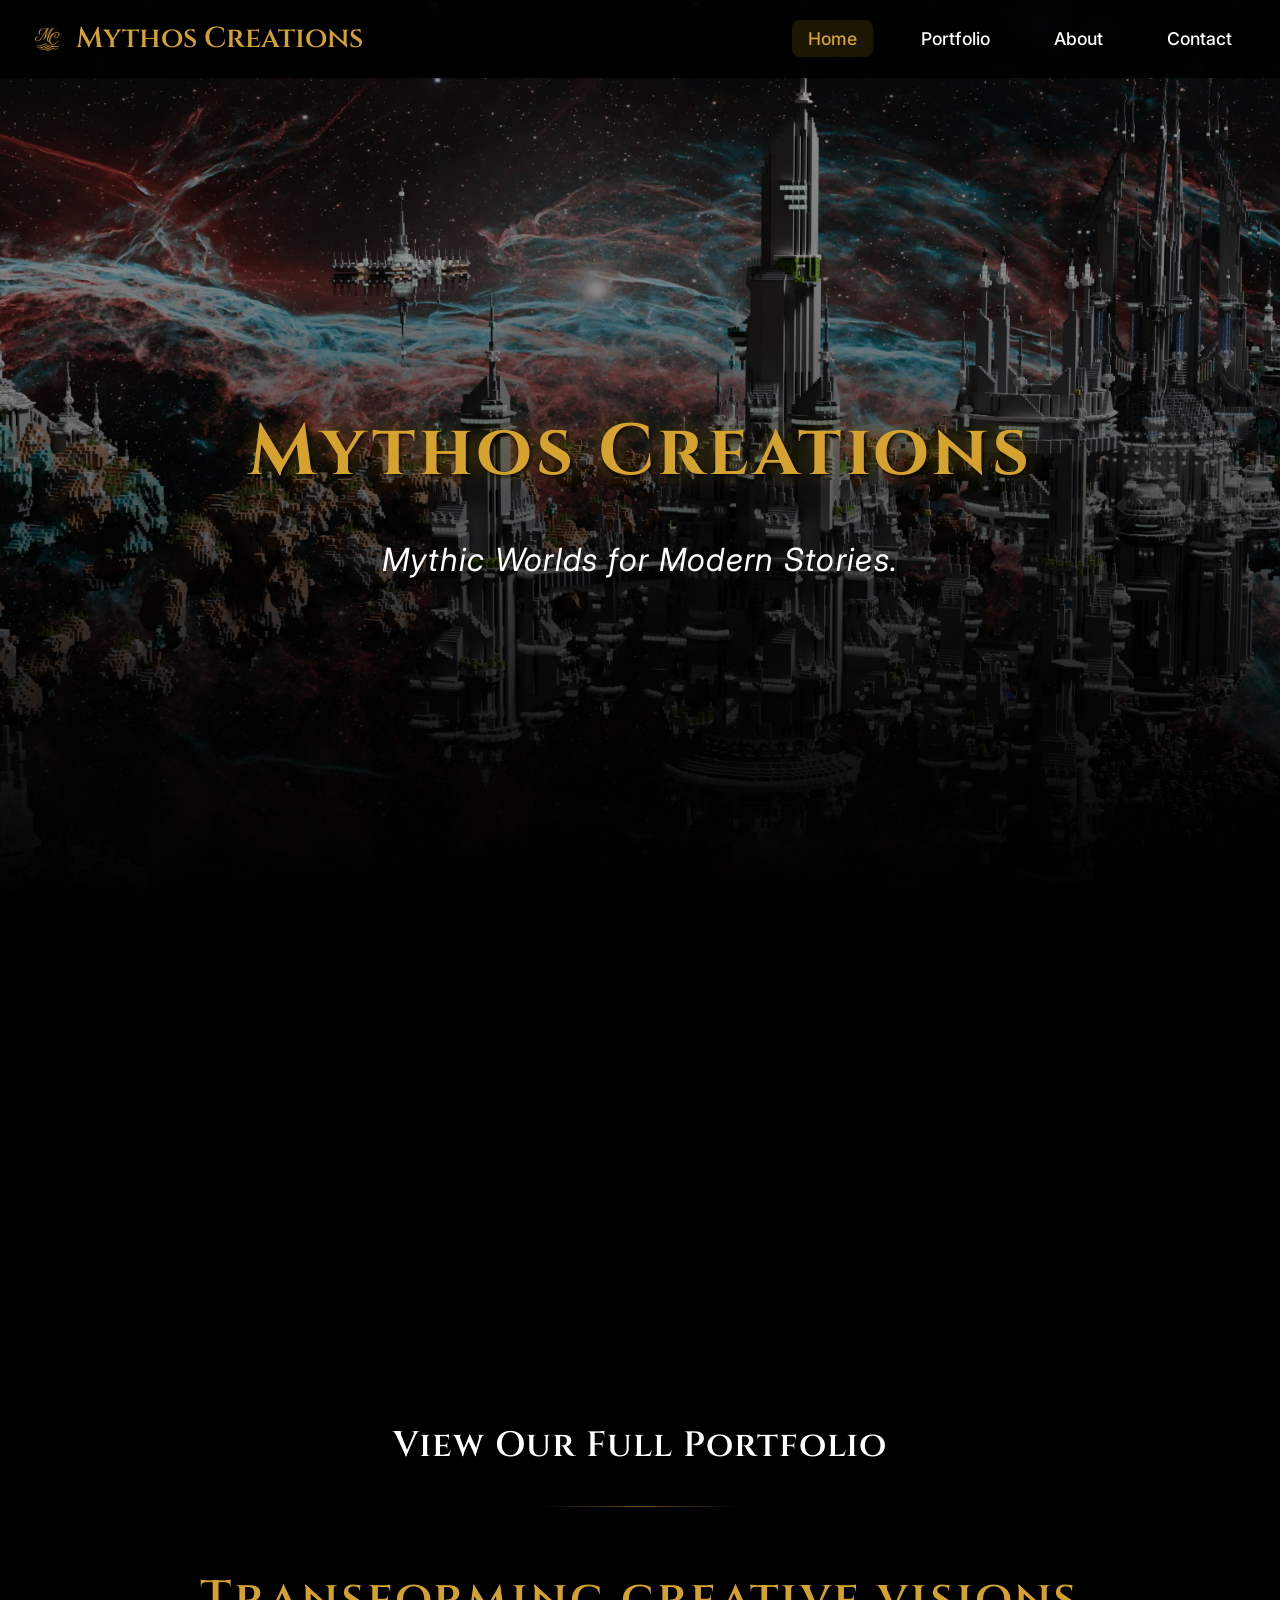
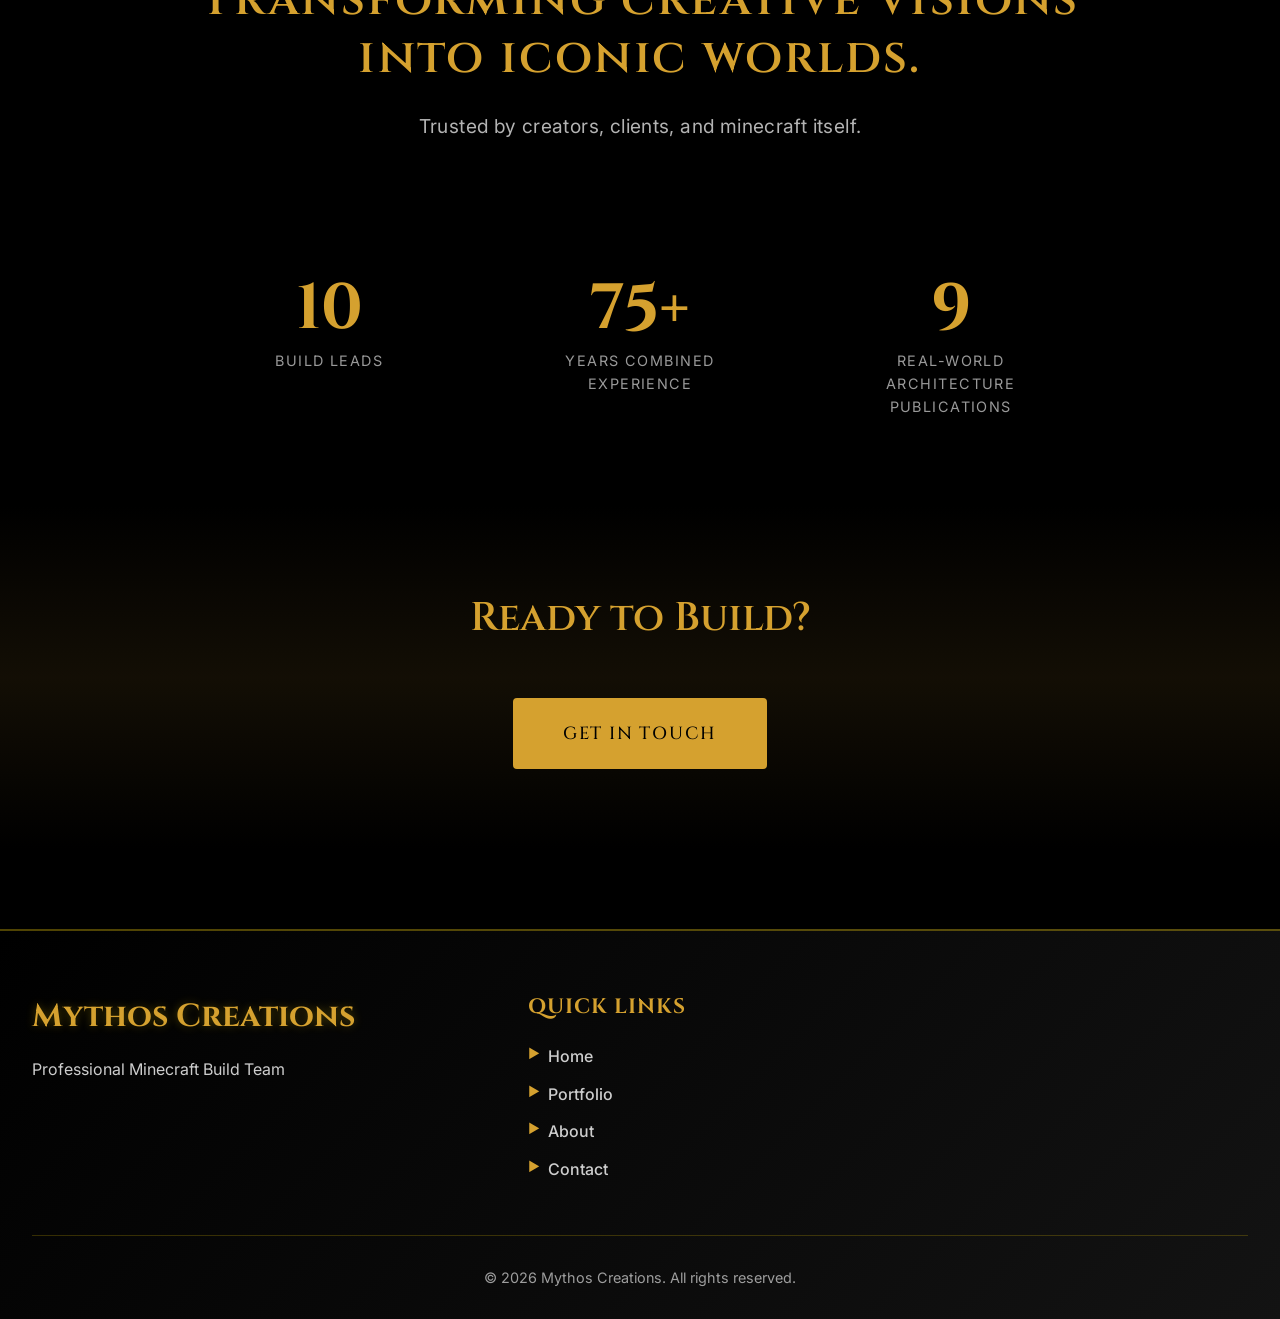
<file: index.html>
<!DOCTYPE html>
<html lang="en">
<head>
    <meta charset="UTF-8">
    <meta name="viewport" content="width=device-width, initial-scale=1.0">
    <title>Mythos Creations - Professional Minecraft Build Team</title>
    <meta name="description" content="Mythos Creations is a professional Minecraft build team specializing in custom builds, marketplace projects, and commissions.">
    <meta name="keywords" content="Minecraft builder, professional Minecraft builder, Mythos Creations, custom Minecraft builds, Minecraft commissions">
    
    <!-- Favicons -->
    <link rel="icon" type="image/png" sizes="32x32" href="assets/images/Logo.png">
    <link rel="icon" type="image/png" sizes="16x16" href="assets/images/Logo.png">
    <link rel="apple-touch-icon" href="assets/images/Logo.png">
    <link rel="shortcut icon" href="assets/images/Logo.png">
    
    <!-- Open Graph meta tags -->
    <meta property="og:title" content="Mythos Creations - Professional Minecraft Build Team">
    <meta property="og:description" content="Professional Minecraft build team specializing in custom builds, marketplace projects, and commissions.">
    <meta property="og:image" content="assets/images/Logo.png">
    <meta property="og:type" content="website">
    
    <!-- Twitter Card meta tags -->
    <meta name="twitter:card" content="summary_large_image">
    <meta name="twitter:title" content="Mythos Creations - Professional Minecraft Build Team">
    <meta name="twitter:description" content="Professional Minecraft build team specializing in custom builds, marketplace projects, and commissions.">
    <meta name="twitter:image" content="assets/images/Logo.png">
    
    <meta name="author" content="Mythos Creations">
    <meta name="robots" content="index, follow">
    <meta name="theme-color" content="#000000">
    
    <link rel="stylesheet" href="assets/css/styles.css">
    <link rel="preconnect" href="https://fonts.googleapis.com">
    <link rel="preconnect" href="https://fonts.gstatic.com" crossorigin>
    <link href="https://fonts.googleapis.com/css2?family=Cinzel:wght@400;500;600;700&family=Inter:wght@300;400;500;600&display=swap" rel="stylesheet">
</head>
<body>
    <!-- Navigation -->
    <div id="navbar-container"></div>

    <!-- Background with gradient overlay -->
    <div class="background-container">
        <div class="gradient-overlay"></div>
    </div>

    <!-- Hero Section -->
    <section class="hero-section">
        <div class="container">
            <div class="hero-content">
                <h1 class="portfolio-title">Mythos Creations</h1>
                <p class="hero-tagline">Mythic Worlds for Modern Stories.</p>
            </div>
        </div>
    </section>

    <!-- Showcase Carousel Section -->
    <section class="showcase-section">
        <div class="showcase-carousel" aria-label="Build showcase carousel" role="region">
            <div class="carousel-container">
                <div class="carousel-track" id="carouselTrack">
                    <!-- Slide 1 -->
                    <div class="carousel-slide" data-index="0">
                        <img src="builds/lakeshore5/XenosCastle.webp" alt="Xenos Castle Build" class="carousel-image" loading="eager">
                    </div>
                    <div class="carousel-slide" data-index="1">
                        <img src="builds/donut_ish/Donutmood.webp" alt="Donut Mood Build" class="carousel-image" loading="eager">
                    </div>
                    <div class="carousel-slide" data-index="2">
                        <img src="builds/lakeshore5/CMAAerial.webp" alt="CMA Aerial Build" class="carousel-image" loading="eager">
                    </div>
                    <div class="carousel-slide" data-index="3">
                        <img src="builds/donut_ish/donutspawn.webp" alt="Donut Spawn Build" class="carousel-image" loading="eager">
                    </div>
                    <div class="carousel-slide" data-index="4">
                        <img src="builds/LiejumCas/medievalhodge.webp" alt="Medieval Hodge Build" class="carousel-image" loading="eager">
                    </div>
                    <div class="carousel-slide" data-index="5">
                        <img src="builds/magik/magikface.webp" alt="Magik Face Build" class="carousel-image" loading="eager">
                    </div>
                    <div class="carousel-slide" data-index="6">
                        <img src="builds/creeper5777/michaelreal.webp" alt="Michael Real Build" class="carousel-image" loading="eager">
                    </div>
                    <div class="carousel-slide" data-index="7">
                        <img src="builds/donut_ish/donutfuture.webp" alt="Donut Future Build" class="carousel-image" loading="eager">
                    </div>
                    <div class="carousel-slide" data-index="8">
                        <img src="builds/magik/magikgate.webp" alt="Magik Gate Build" class="carousel-image" loading="eager">
                    </div>
                    <div class="carousel-slide" data-index="9">
                        <img src="builds/donut_ish/donuttreetemple.webp" alt="Donut Tree Temple Build" class="carousel-image" loading="eager">
                    </div>
                    <div class="carousel-slide" data-index="10">
                        <img src="builds/LiejumCas/savanafinal.webp" alt="Savana Final Build" class="carousel-image" loading="eager">
                    </div>
                    <div class="carousel-slide" data-index="11">
                        <img src="builds/donut_ish/donutgear.webp" alt="Donut Gear Build" class="carousel-image" loading="eager">
                    </div>
                    <div class="carousel-slide" data-index="12">
                        <img src="builds/lakeshore5/DragonPoint.webp" alt="Dragon Point Build" class="carousel-image" loading="eager">
                    </div>
                    <div class="carousel-slide" data-index="13">
                        <img src="builds/magik/magikdragon.webp" alt="Magik Dragon Build" class="carousel-image" loading="eager">
                    </div>
                    <div class="carousel-slide" data-index="14">
                        <img src="builds/lakeshore5/FutureX.webp" alt="FutureX Build" class="carousel-image" loading="eager">
                    </div>
                    <div class="carousel-slide" data-index="15">
                        <img src="builds/lakeshore5/Atlantis.webp" alt="Atlantis Build" class="carousel-image" loading="eager">
                    </div>
                    <div class="carousel-slide" data-index="16">
                        <img src="builds/magik/magiksculpture.webp" alt="Magik Sculpture Build" class="carousel-image" loading="eager">
                    </div>
                    <div class="carousel-slide" data-index="17">
                        <img src="builds/lakeshore5/FrontSS.webp" alt="Front SS Build" class="carousel-image" loading="eager">
                    </div>
                    <div class="carousel-slide" data-index="18">
                        <img src="builds/donut_ish/donuthalo.webp" alt="Donut Halo Build" class="carousel-image" loading="eager">
                    </div>
                    <div class="carousel-slide" data-index="19">
                        <img src="builds/lakeshore5/CMACinematic.webp" alt="CMA Cinematic Build" class="carousel-image" loading="eager">
                    </div>
                    <div class="carousel-slide" data-index="20">
                        <img src="builds/creeper5777/creepergcfinal.webp" alt="Creeper GC Final Build" class="carousel-image" loading="eager">
                    </div>
                    <div class="carousel-slide" data-index="21">
                        <img src="builds/donut_ish/donutbighero.webp" alt="Donut Big Hero Build" class="carousel-image" loading="eager">
                    </div>
                    <div class="carousel-slide" data-index="22">
                        <img src="builds/InfinityBuilds/Infinitymonkey.webp" alt="Infinity Monkey Build" class="carousel-image" loading="eager">
                    </div>
                    <div class="carousel-slide" data-index="23">
                        <img src="builds/donut_ish/donutsaphire.webp" alt="Donut Sapphire Build" class="carousel-image" loading="eager">
                    </div>
                    <div class="carousel-slide" data-index="24">
                        <img src="builds/magik/magikface3.webp" alt="Magik Face 3 Build" class="carousel-image" loading="eager">
                    </div>
                    <div class="carousel-slide" data-index="25">
                        <img src="builds/LiejumCas/gothicclean.webp" alt="Gothic Clean Build" class="carousel-image" loading="eager">
                    </div>
                    <div class="carousel-slide" data-index="26">
                        <img src="builds/LiejumCas/desertpalacefinalreallyreal.webp" alt="Desert Palace Build" class="carousel-image" loading="eager">
                    </div>
                    <div class="carousel-slide" data-index="27">
                        <img src="builds/lakeshore5/OrientalCinematic.webp" alt="Oriental Cinematic Build" class="carousel-image" loading="eager">
                    </div>
                    <div class="carousel-slide" data-index="28">
                        <img src="builds/lakeshore5/SpaceChristmas.webp" alt="Space Christmas Build" class="carousel-image" loading="eager">
                    </div>
                    <div class="carousel-slide" data-index="29">
                        <img src="builds/lakeshore5/LoriostrondNewAerial.webp" alt="Loriostrond Aerial Build" class="carousel-image" loading="eager">
                    </div>
                    <div class="carousel-slide" data-index="30">
                        <img src="builds/lakeshore5/DeathAltar.webp" alt="Death Altar Build" class="carousel-image" loading="eager">
                    </div>
                    <div class="carousel-slide" data-index="31">
                        <img src="builds/donut_ish/donutcyber.webp" alt="Donut Cyber Build" class="carousel-image" loading="eager">
                    </div>
                    <div class="carousel-slide" data-index="32">
                        <img src="builds/magik/magikbird.webp" alt="Magik Bird Build" class="carousel-image" loading="eager">
                    </div>
                    <div class="carousel-slide" data-index="33">
                        <img src="builds/lakeshore5/LoriostrondNew.webp" alt="Loriostrond New Build" class="carousel-image" loading="eager">
                    </div>
                    <div class="carousel-slide" data-index="34">
                        <img src="builds/donut_ish/donutdesertcollab.webp" alt="Donut Desert Collab Build" class="carousel-image" loading="eager">
                    </div>
                    <div class="carousel-slide" data-index="35">
                        <img src="builds/creeper5777/creepergcaerial.webp" alt="Creeper GC Aerial Build" class="carousel-image" loading="eager">
                    </div>
                    <div class="carousel-slide" data-index="36">
                        <img src="builds/donut_ish/donutcave3.webp" alt="Donut Cave 3 Build" class="carousel-image" loading="eager">
                    </div>
                    <div class="carousel-slide" data-index="37">
                        <img src="builds/lakeshore5/LumCard.webp" alt="Lum Card Build" class="carousel-image" loading="eager">
                    </div>
                    <div class="carousel-slide" data-index="38">
                        <img src="builds/magik/magikface2.webp" alt="Magik Face 2 Build" class="carousel-image" loading="eager">
                    </div>
                    <div class="carousel-slide" data-index="39">
                        <img src="builds/InfinityBuilds/InfinityJungle.webp" alt="Infinity Jungle Build" class="carousel-image" loading="eager">
                    </div>
                    <div class="carousel-slide" data-index="40">
                        <img src="builds/donut_ish/donutevergreenhero.webp" alt="Donut Evergreen Hero Build" class="carousel-image" loading="eager">
                    </div>
                    <div class="carousel-slide" data-index="41">
                        <img src="builds/lakeshore5/SkullCastle.webp" alt="Skull Castle Build" class="carousel-image" loading="eager">
                    </div>
                    <div class="carousel-slide" data-index="42">
                        <img src="builds/donut_ish/donutjunglecity.webp" alt="Donut Jungle City Build" class="carousel-image" loading="eager">
                    </div>
                </div>
            </div>
        </div>
    </section>

    <!-- Portfolio Link Section -->
    <section class="home-portfolio-link-section">
        <div class="container">
            <a href="portfolio.html" class="portfolio-link-text">View Our Full Portfolio</a>
        </div>
    </section>

    <!-- Section Separator -->
    <div class="section-separator"></div>

    <!-- About Preview Section -->
    <section class="home-about-section">
        <div class="container">
            <div class="home-about-content">
                <h2 class="section-title">Transforming creative visions into iconic worlds.</h2>
                <p class="section-tagline">Trusted by creators, clients, and minecraft itself.</p>
            </div>
        </div>
    </section>

    <!-- Stats Section -->
    <section class="home-stats-section">
        <div class="container">
            <div class="stats-grid">
                <div class="stat-card">
                    <span class="stat-number">10</span>
                    <span class="stat-label">Build Leads</span>
                </div>
                <div class="stat-card">
                    <span class="stat-number">75+</span>
                    <span class="stat-label">Years Combined Experience</span>
                </div>
                <div class="stat-card">
                    <span class="stat-number">9</span>
                    <span class="stat-label">Real-World Architecture Publications</span>
                </div>
            </div>
        </div>
    </section>

    <!-- CTA Section -->
    <section class="home-cta-section">
        <div class="container">
            <div class="cta-content">
                <h2>Ready to Build?</h2>
                <a href="contact.html" class="cta-button cta-button-primary">Get in Touch</a>
            </div>
        </div>
    </section>

    <div id="footer-container"></div>

    <script src="shared/navbar.js"></script>
    <script src="shared/footer.js"></script>
    <script src="shared/hero.js"></script>
    <script src="assets/js/script.js"></script>
    <script>
        // Load navbar and footer
        document.addEventListener('DOMContentLoaded', function() {
            loadNavbar('home');
            loadFooter();
            loadHeroSlideshow();
            preloadCarouselImages().then(() => {
                initShowcaseCarousel();
            });
        });

        /**
         * Preload all carousel images into browser cache and decode them
         */
        function preloadCarouselImages() {
            const images = document.querySelectorAll('.carousel-image');
            const preloadPromises = Array.from(images).map(img => {
                return new Promise((resolve) => {
                    const preloadImg = new Image();
                    preloadImg.onload = () => {
                        // Use decode() if available to ensure image is ready to render
                        if (preloadImg.decode) {
                            preloadImg.decode().then(resolve).catch(resolve);
                        } else {
                            resolve();
                        }
                    };
                    preloadImg.onerror = resolve;
                    preloadImg.src = img.src;
                });
            });
            return Promise.all(preloadPromises);
        }

        /**
         * Infinite Loop Carousel - Seamless looping with cloning
         */
        function initShowcaseCarousel() {
            const track = document.getElementById('carouselTrack');
            const originalSlides = Array.from(document.querySelectorAll('.carousel-slide'));
            const container = document.querySelector('.carousel-container');
            
            if (!track || originalSlides.length === 0) return;

            const ORIGINAL_COUNT = originalSlides.length;
            const CLONES_PER_SIDE = 5; // Number of clones on each side for buffer
            const AUTO_PLAY_DELAY = 4000;
            const TRANSITION_DURATION = 800;
            const prefersReducedMotion = window.matchMedia('(prefers-reduced-motion: reduce)').matches;
            
            let currentIndex = Math.floor(ORIGINAL_COUNT / 2) + CLONES_PER_SIDE; // Start in middle of originals
            let autoPlayInterval;
            let isTransitioning = false;
            
            // Clone slides for infinite effect
            function setupClones() {
                // Clone last N slides and prepend
                for (let i = CLONES_PER_SIDE - 1; i >= 0; i--) {
                    const idx = (ORIGINAL_COUNT - CLONES_PER_SIDE + i + ORIGINAL_COUNT) % ORIGINAL_COUNT;
                    const clone = originalSlides[idx].cloneNode(true);
                    clone.classList.add('clone');
                    clone.setAttribute('aria-hidden', 'true');
                    track.insertBefore(clone, track.firstChild);
                }
                
                // Clone first N slides and append
                for (let i = 0; i < CLONES_PER_SIDE; i++) {
                    const clone = originalSlides[i % ORIGINAL_COUNT].cloneNode(true);
                    clone.classList.add('clone');
                    clone.setAttribute('aria-hidden', 'true');
                    track.appendChild(clone);
                }
            }
            
            setupClones();
            
            // Get all slides including clones
            let allSlides = Array.from(document.querySelectorAll('.carousel-slide'));
            const TOTAL_SLIDES = allSlides.length;
            
            // Cache slide metrics
            let slideWidths = [];
            let slidePositions = [];
            
            function cacheSlideMetrics() {
                const gap = parseFloat(getComputedStyle(track).gap) || 24;
                slideWidths = allSlides.map(slide => slide.offsetWidth);
                slidePositions = [];
                let position = 0;
                for (let i = 0; i < allSlides.length; i++) {
                    slidePositions.push(position);
                    position += slideWidths[i] + gap;
                }
            }

            function getOffset(index) {
                const containerWidth = container.offsetWidth;
                const slidePosition = slidePositions[index] || 0;
                const targetSlideWidth = slideWidths[index] || allSlides[index].offsetWidth;
                return (containerWidth / 2) - (targetSlideWidth / 2) - slidePosition;
            }

            function updateVisuals(index) {
                allSlides.forEach((slide, i) => {
                    slide.classList.remove('active', 'adjacent');
                    if (i === index) slide.classList.add('active');
                    else if (Math.abs(i - index) === 1) slide.classList.add('adjacent');
                });
            }

            function goToSlide(index, animate = true) {
                currentIndex = index;
                
                if (animate && !prefersReducedMotion) {
                    track.style.transition = `transform ${TRANSITION_DURATION}ms cubic-bezier(0.25, 0.1, 0.25, 1)`;
                } else {
                    track.style.transition = 'none';
                }
                
                track.style.transform = `translateX(${getOffset(index)}px)`;
                updateVisuals(index);
            }

            function checkBounds() {
                // If we've scrolled to a clone, instantly jump to the real slide
                if (currentIndex < CLONES_PER_SIDE) {
                    // Jumped too far left - wrap to end
                    const offset = CLONES_PER_SIDE - currentIndex;
                    currentIndex = TOTAL_SLIDES - CLONES_PER_SIDE - offset;
                    track.style.transition = 'none';
                    track.style.transform = `translateX(${getOffset(currentIndex)}px)`;
                    updateVisuals(currentIndex);
                } else if (currentIndex >= TOTAL_SLIDES - CLONES_PER_SIDE) {
                    // Jumped too far right - wrap to beginning
                    const offset = currentIndex - (TOTAL_SLIDES - CLONES_PER_SIDE);
                    currentIndex = CLONES_PER_SIDE + offset;
                    track.style.transition = 'none';
                    track.style.transform = `translateX(${getOffset(currentIndex)}px)`;
                    updateVisuals(currentIndex);
                }
            }

            function nextSlide() {
                if (isTransitioning) return;
                isTransitioning = true;
                goToSlide(currentIndex + 1);
                
                setTimeout(() => {
                    checkBounds();
                    isTransitioning = false;
                }, TRANSITION_DURATION + 50);
            }

            function prevSlide() {
                if (isTransitioning) return;
                isTransitioning = true;
                goToSlide(currentIndex - 1);
                
                setTimeout(() => {
                    checkBounds();
                    isTransitioning = false;
                }, TRANSITION_DURATION + 50);
            }

            function resetAutoPlay() {
                stopAutoPlay();
                startAutoPlay();
            }

            function startAutoPlay() {
                stopAutoPlay();
                autoPlayInterval = setInterval(nextSlide, AUTO_PLAY_DELAY);
            }

            function stopAutoPlay() {
                if (autoPlayInterval) {
                    clearInterval(autoPlayInterval);
                    autoPlayInterval = null;
                }
            }

            function handleResize() {
                allSlides = Array.from(document.querySelectorAll('.carousel-slide'));
                cacheSlideMetrics();
                track.style.transition = 'none';
                track.style.transform = `translateX(${getOffset(currentIndex)}px)`;
            }

            // Initialize
            cacheSlideMetrics();
            goToSlide(currentIndex, false);
            startAutoPlay();

            // Slide clicks
            allSlides.forEach((slide, index) => {
                slide.addEventListener('click', () => {
                    if (index !== currentIndex && !isTransitioning) {
                        isTransitioning = true;
                        goToSlide(index);
                        resetAutoPlay();
                        setTimeout(() => {
                            checkBounds();
                            isTransitioning = false;
                        }, TRANSITION_DURATION + 50);
                    }
                });
            });

            // Keyboard navigation
            document.addEventListener('keydown', (e) => {
                const rect = container.getBoundingClientRect();
                const inViewport = rect.top < window.innerHeight && rect.bottom > 0;
                if (!inViewport) return;
                
                if (e.key === 'ArrowRight') {
                    nextSlide();
                    resetAutoPlay();
                } else if (e.key === 'ArrowLeft') {
                    prevSlide();
                    resetAutoPlay();
                }
            });

            // Touch/swipe support
            let touchStartX = 0;
            const SWIPE_THRESHOLD = 50;

            container.addEventListener('touchstart', (e) => {
                touchStartX = e.changedTouches[0].screenX;
            }, { passive: true });

            container.addEventListener('touchend', (e) => {
                const diff = touchStartX - e.changedTouches[0].screenX;
                if (Math.abs(diff) > SWIPE_THRESHOLD) {
                    if (diff > 0) nextSlide();
                    else prevSlide();
                    resetAutoPlay();
                }
            }, { passive: true });

            // Resize handling
            let resizeTimeout;
            window.addEventListener('resize', () => {
                clearTimeout(resizeTimeout);
                resizeTimeout = setTimeout(handleResize, 100);
            });

            // Pause when hidden
            document.addEventListener('visibilitychange', () => {
                if (document.hidden) stopAutoPlay();
                else startAutoPlay();
            });
        }
    </script>
</body>
</html>
</file>
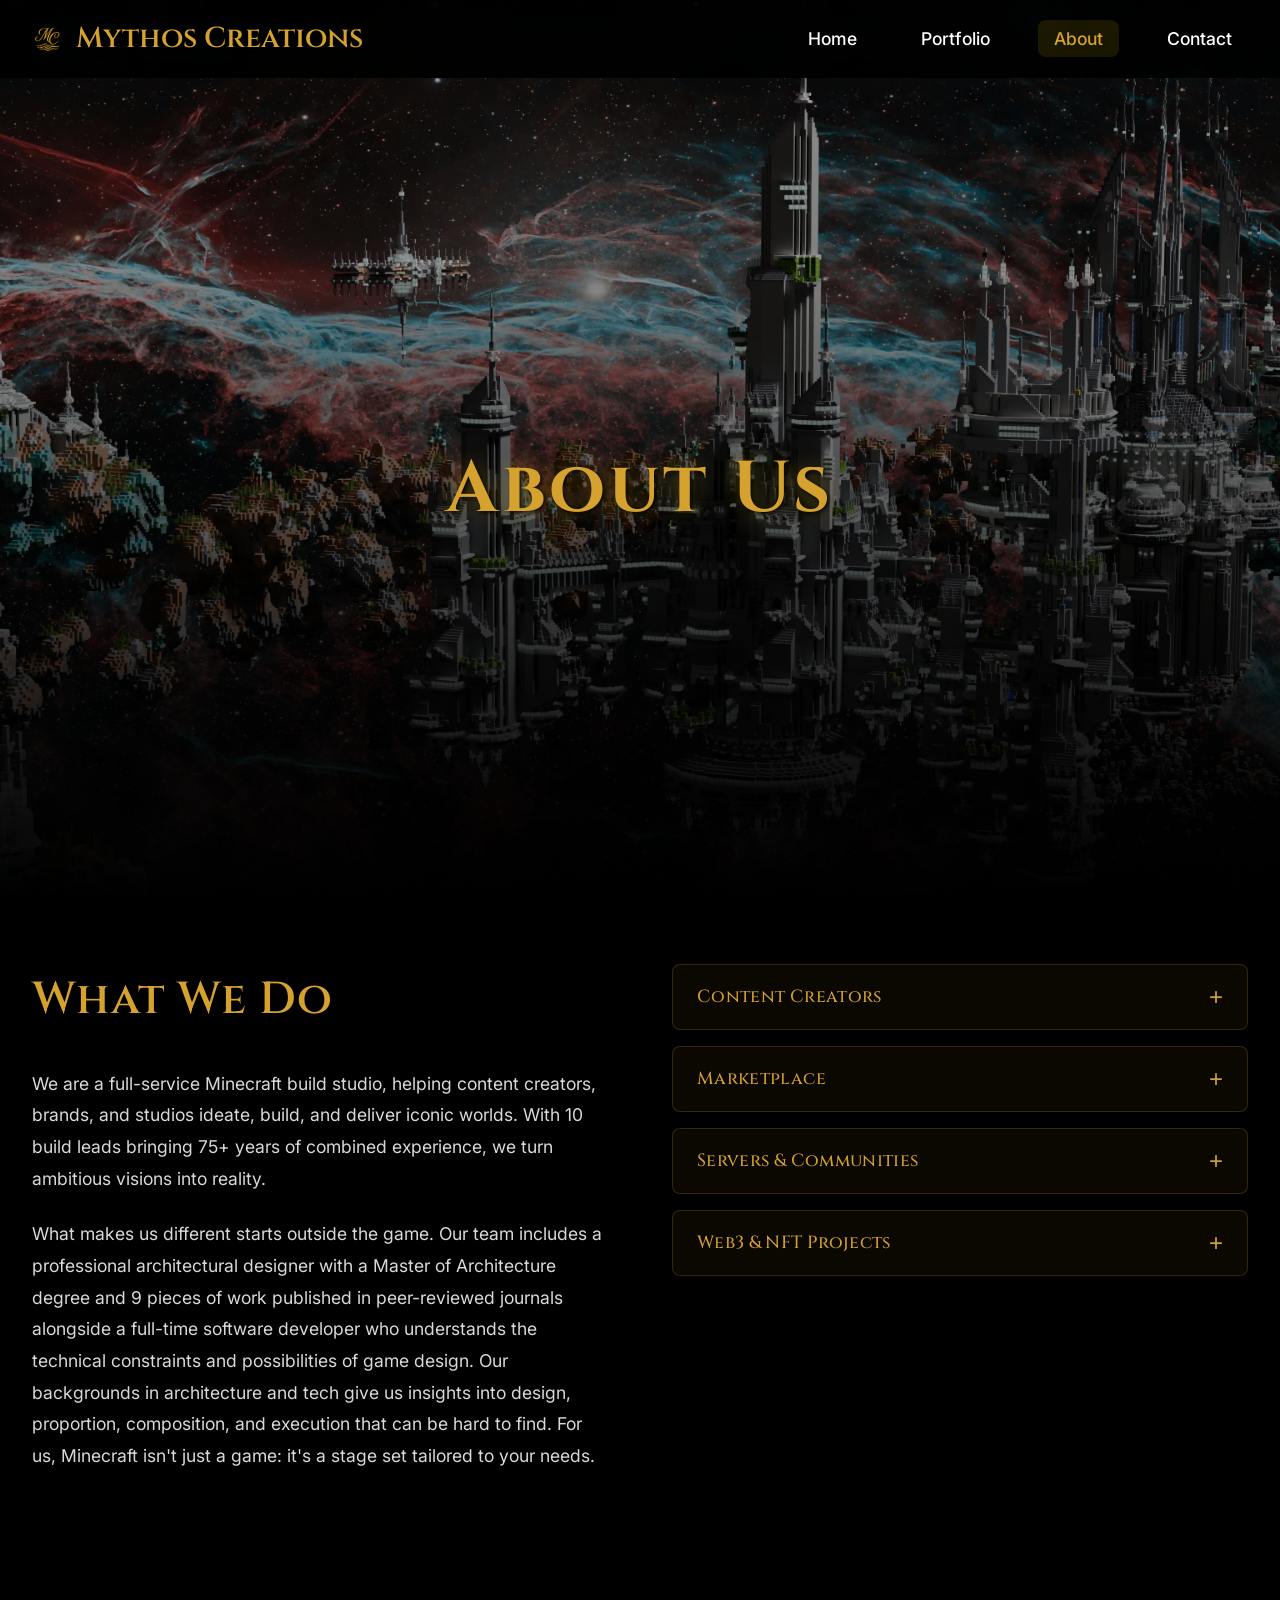
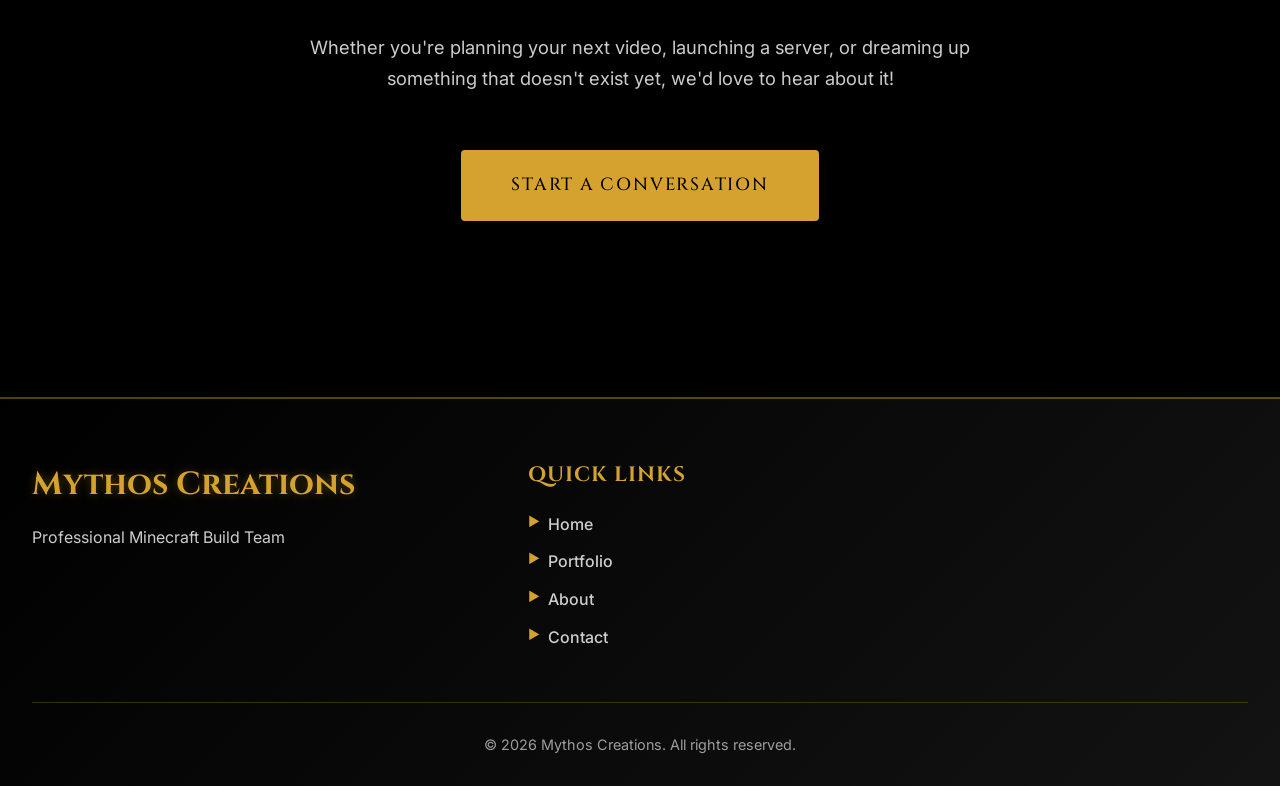
<file: about.html>
<!DOCTYPE html>
<html lang="en">
<head>
    <meta charset="UTF-8">
    <meta name="viewport" content="width=device-width, initial-scale=1.0">
    <title>About - Mythos Creations</title>
    <meta name="description" content="Learn about Mythos Creations, a professional Minecraft build team.">
    <meta name="keywords" content="about Mythos Creations, Minecraft build team, professional Minecraft builders">
    <link rel="icon" type="image/png" href="assets/images/Logo.png">
    <link rel="stylesheet" href="assets/css/styles.css">
    <link rel="preconnect" href="https://fonts.googleapis.com">
    <link rel="preconnect" href="https://fonts.gstatic.com" crossorigin>
    <link href="https://fonts.googleapis.com/css2?family=Cinzel:wght@400;500;600;700&family=Inter:wght@300;400;500;600;700&display=swap" rel="stylesheet">
</head>
<body>
    <div id="navbar-container"></div>

    <!-- Background with gradient overlay -->
    <div class="background-container">
        <div class="background-image"></div>
        <div class="gradient-overlay"></div>
    </div>

    <!-- Hero Section -->
    <section class="hero-section">
        <div class="container">
            <div class="hero-content">
                <h1 class="portfolio-title">About Us</h1>
            </div>
        </div>
    </section>

    <!-- About Main Section - Two Column Layout -->
    <section class="about-main-section">
        <div class="container">
            <div class="about-two-col">
                <!-- Left Column - What We Do -->
                <div class="about-left">
                    <h2 class="about-heading">What We Do</h2>
                    <p class="about-description">
                        We are a full-service Minecraft build studio, helping content creators, brands, and studios ideate, build, and deliver iconic worlds. With 10 build leads bringing 75+ years of combined experience, we turn ambitious visions into reality.
                    </p>
                    <p class="about-description">
                        What makes us different starts outside the game. Our team includes a professional architectural designer with a Master of Architecture degree and 9 pieces of work published in peer-reviewed journals alongside a full-time software developer who understands the technical constraints and possibilities of game design. Our backgrounds in architecture and tech give us insights into design, proportion, composition, and execution that can be hard to find. For us, Minecraft isn't just a game: it's a stage set tailored to your needs.
                    </p>
                </div>

                <!-- Right Column - Expandable Cards -->
                <div class="about-right">
                    <div class="accordion-container">
                        <!-- Content Creators -->
                        <div class="accordion-card" data-accordion="creators">
                            <button class="accordion-header">
                                <span class="accordion-title">Content Creators</span>
                                <span class="accordion-icon">+</span>
                            </button>
                            <div class="accordion-content">
                                <p>Our leads have years of experience building with top content creators. Every project begins with understanding your video concept, audience, and the feeling the space should evoke: turning good ideas into iconic backdrops that elevate your content.</p>
                            </div>
                        </div>

                        <!-- Marketplace -->
                        <div class="accordion-card" data-accordion="marketplace">
                            <button class="accordion-header">
                                <span class="accordion-title">Marketplace</span>
                                <span class="accordion-icon">+</span>
                            </button>
                            <div class="accordion-content">
                                <p>Our builders have shipped content to the official Minecraft Marketplace, meeting Microsoft's quality standards and technical requirements. From adventure maps to survival spawns, we understand what it takes to create commercially successful Minecraft content.</p>
                            </div>
                        </div>

                        <!-- Servers & Communities -->
                        <div class="accordion-card" data-accordion="servers">
                            <button class="accordion-header">
                                <span class="accordion-title">Servers & Communities</span>
                                <span class="accordion-icon">+</span>
                            </button>
                            <div class="accordion-content">
                                <p>From intimate server spawns to sprawling adventure maps, we've delivered countless private commissions. Several of our build leads have been shaping Minecraft's building landscape since its earliest days, understanding what makes communities thrive.</p>
                            </div>
                        </div>

                        <!-- Web3 & NFT Projects -->
                        <div class="accordion-card" data-accordion="web3">
                            <button class="accordion-header">
                                <span class="accordion-title">Web3 & NFT Projects</span>
                                <span class="accordion-icon">+</span>
                            </button>
                            <div class="accordion-content">
                                <p>Our builders have experience designing maps for NFT Worlds and other blockchain-based Minecraft experiences. While this market was short-lived, we understand the unique requirements of Web3 projects and how to build environments that serve both gameplay and community ownership.</p>
                            </div>
                        </div>
                    </div>
                </div>
            </div>
        </div>
    </section>

    <!-- About CTA Section -->
    <section class="about-cta-section">
        <div class="container">
            <div class="about-cta-content">
                <p class="about-cta-text">Whether you're planning your next video, launching a server, or dreaming up something that doesn't exist yet, we'd love to hear about it!</p>
                <a href="contact.html" class="cta-button cta-button-primary">Start a Conversation</a>
            </div>
        </div>
    </section>

    <div id="footer-container"></div>

    <script src="shared/navbar.js"></script>
    <script src="shared/footer.js"></script>
    <script src="shared/hero.js"></script>
    <script src="assets/js/script.js"></script>
    <script>
        document.addEventListener('DOMContentLoaded', function() {
            loadNavbar('about');
            loadFooter();
            loadHeroSlideshow();
            initAccordion();
        });

        function initAccordion() {
            const cards = document.querySelectorAll('.accordion-card');
            let animating = false;
            
            cards.forEach(card => {
                const header = card.querySelector('.accordion-header');
                
                header.addEventListener('click', () => {
                    if (animating) return;
                    
                    const isOpen = card.classList.contains('active');
                    const currentlyOpen = document.querySelector('.accordion-card.active');
                    
                    if (isOpen) {
                        // Just close the current card
                        card.classList.remove('active');
                        card.querySelector('.accordion-icon').textContent = '+';
                    } else if (currentlyOpen) {
                        // Another card is open — close it first, then open the new one
                        animating = true;
                        currentlyOpen.classList.remove('active');
                        currentlyOpen.querySelector('.accordion-icon').textContent = '+';
                        
                        setTimeout(() => {
                            card.classList.add('active');
                            card.querySelector('.accordion-icon').textContent = '−';
                            animating = false;
                        }, 400); // matches the CSS transition duration
                    } else {
                        // Nothing is open — just open the clicked card
                        card.classList.add('active');
                        card.querySelector('.accordion-icon').textContent = '−';
                    }
                });
            });
        }
    </script>
</body>
</html>
</file>
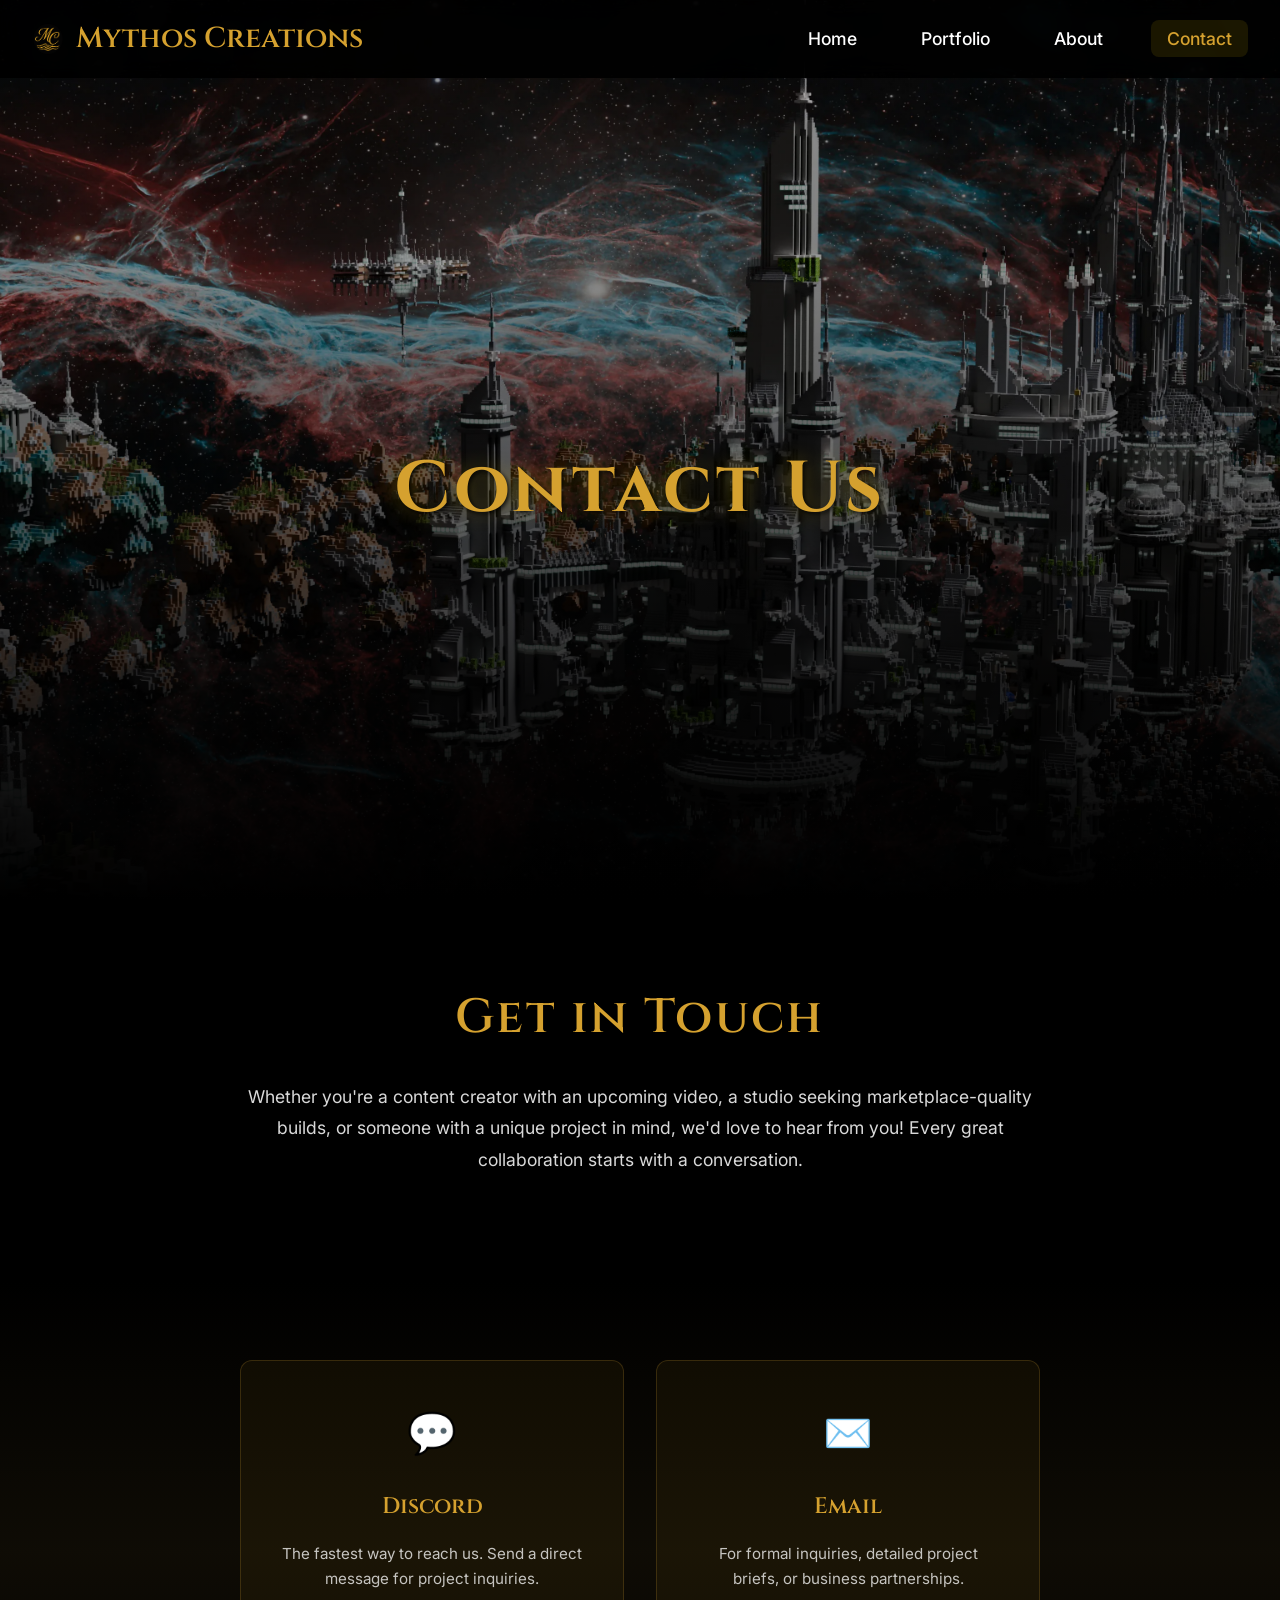
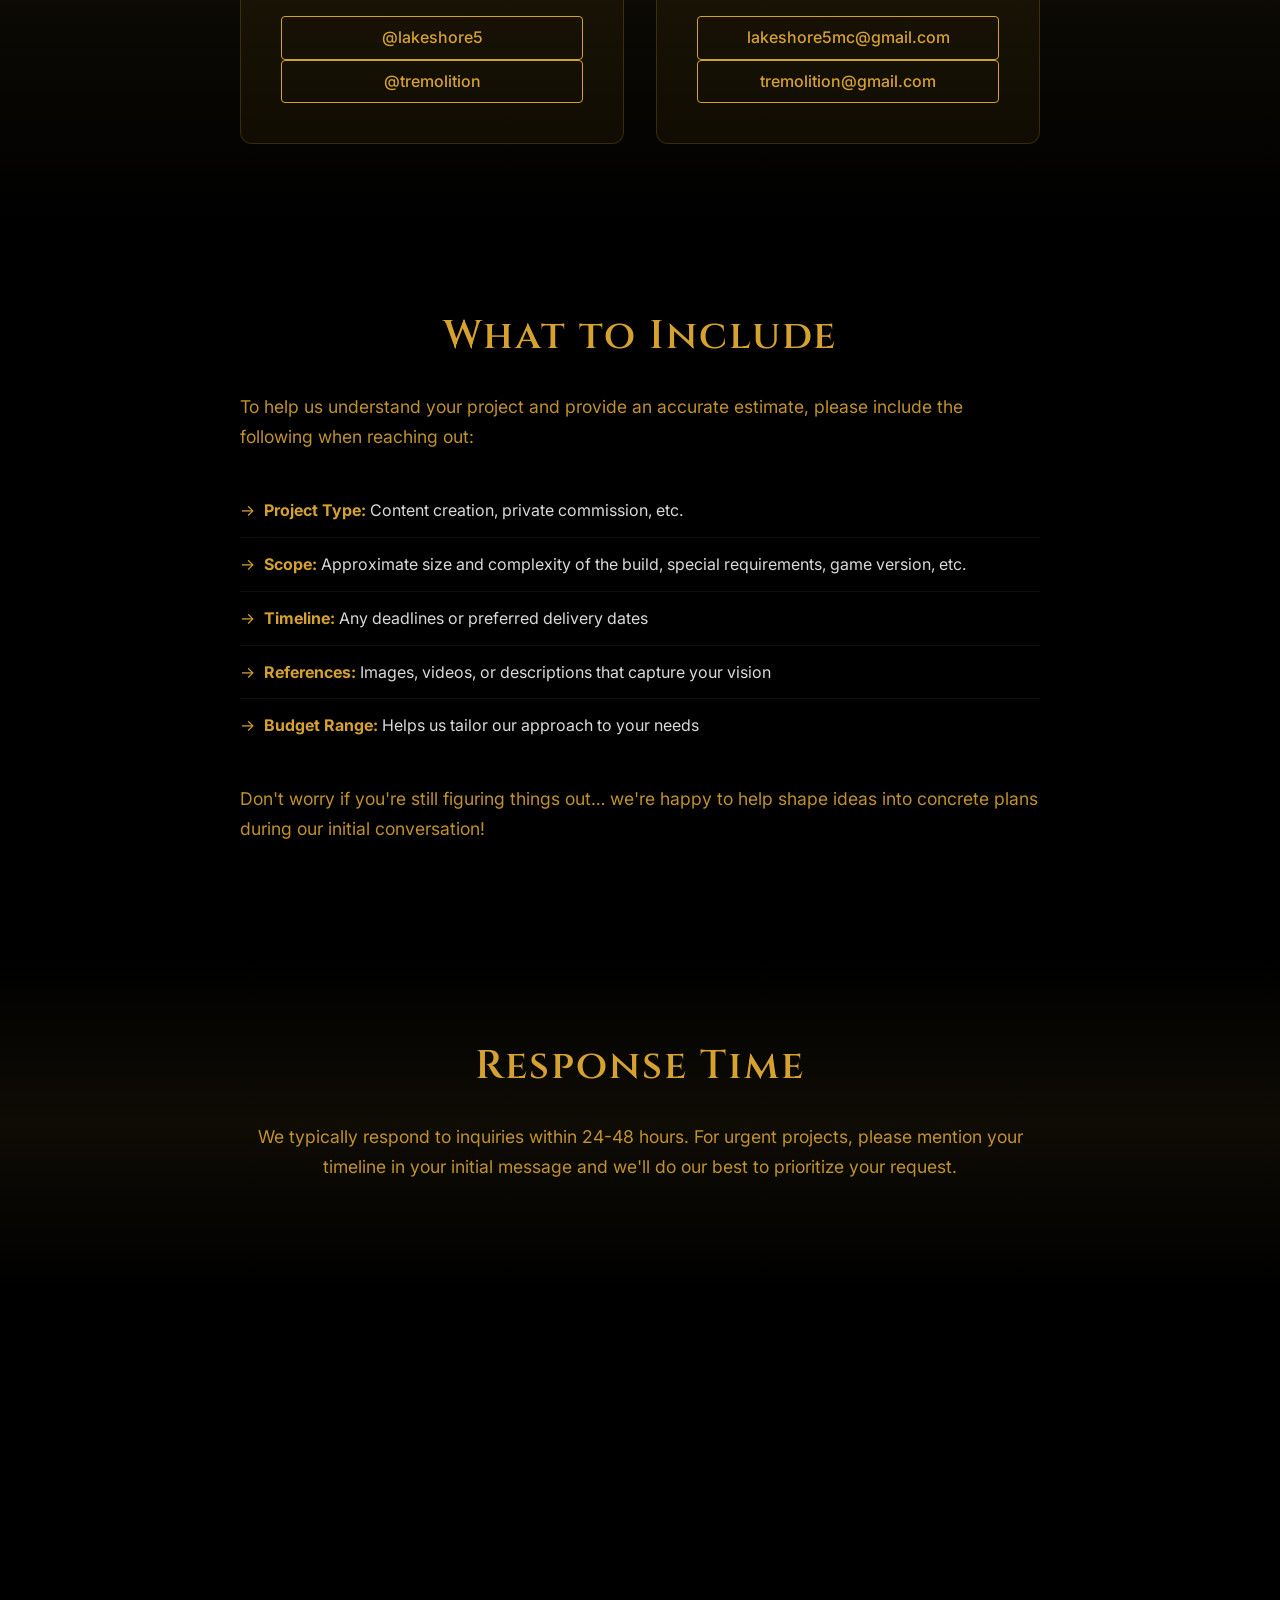
<file: contact.html>
<!DOCTYPE html>
<html lang="en">
<head>
    <meta charset="UTF-8">
    <meta name="viewport" content="width=device-width, initial-scale=1.0">
    <title>Contact - Mythos Creations</title>
    <meta name="description" content="Contact Mythos Creations for professional Minecraft builds and commissions.">
    <meta name="keywords" content="contact Mythos Creations, hire Minecraft builders, Minecraft commissions">
    <link rel="icon" type="image/png" href="assets/images/Logo.png">
    <link rel="stylesheet" href="assets/css/styles.css">
    <link rel="preconnect" href="https://fonts.googleapis.com">
    <link rel="preconnect" href="https://fonts.gstatic.com" crossorigin>
    <link href="https://fonts.googleapis.com/css2?family=Cinzel:wght@400;500;600;700&family=Inter:wght@300;400;500;600;700&display=swap" rel="stylesheet">
</head>
<body>
    <div id="navbar-container"></div>

    <!-- Background with gradient overlay -->
    <div class="background-container">
        <div class="background-image"></div>
        <div class="gradient-overlay"></div>
    </div>

    <!-- Hero Section -->
    <section class="hero-section">
        <div class="container">
            <div class="hero-content">
                <h1 class="portfolio-title">Contact Us</h1>
            </div>
        </div>
    </section>

    <!-- Contact Intro Section -->
    <section class="contact-section">
        <div class="container">
            <div class="contact-intro">
                <h2 class="section-title">Get in Touch</h2>
                <p class="section-text">
                    Whether you're a content creator with an upcoming video, a studio seeking marketplace-quality builds, or someone with a unique project in mind, we'd love to hear from you! Every great collaboration starts with a conversation.
                </p>
            </div>
        </div>
    </section>

    <!-- Contact Methods Section -->
    <section class="contact-section contact-section-alt">
        <div class="container">
            <div class="contact-grid contact-grid-two">
                <div class="contact-card">
                    <div class="contact-icon">💬</div>
                    <h3>Discord</h3>
                    <p>The fastest way to reach us. Send a direct message for project inquiries.</p>
                    <a href="#" class="contact-link">@lakeshore5</a>
                    <a href="#" class="contact-link">@tremolition</a>
                </div>
                <div class="contact-card">
                    <div class="contact-icon">✉️</div>
                    <h3>Email</h3>
                    <p>For formal inquiries, detailed project briefs, or business partnerships.</p>
                    <a href="mailto:lakeshore5mc@gmail.com" class="contact-link">lakeshore5mc@gmail.com</a>
                    <a href="mailto:tremolition@gmail.com" class="contact-link">tremolition@gmail.com</a>
                </div>
            </div>
        </div>
    </section>

    <!-- What to Include Section -->
    <section class="contact-section">
        <div class="container">
            <div class="contact-info">
                <h2 class="section-title">What to Include</h2>
                <p class="section-text">
                    To help us understand your project and provide an accurate estimate, please include the following when reaching out:
                </p>
                <ul class="contact-list">
                    <li><strong>Project Type:</strong> Content creation, private commission, etc.</li>
                    <li><strong>Scope:</strong> Approximate size and complexity of the build, special requirements, game version, etc.</li>
                    <li><strong>Timeline:</strong> Any deadlines or preferred delivery dates</li>
                    <li><strong>References:</strong> Images, videos, or descriptions that capture your vision</li>
                    <li><strong>Budget Range:</strong> Helps us tailor our approach to your needs</li>
                </ul>
                <p class="section-text">
                    Don't worry if you're still figuring things out… we're happy to help shape ideas into concrete plans during our initial conversation!
                </p>
            </div>
        </div>
    </section>

    <!-- Response Time Section -->
    <section class="contact-section contact-section-alt">
        <div class="container">
            <div class="contact-info centered">
                <h2 class="section-title centered">Response Time</h2>
                <p class="section-text centered">
                    We typically respond to inquiries within 24-48 hours. For urgent projects, please mention your timeline in your initial message and we'll do our best to prioritize your request.
                </p>
            </div>
        </div>
    </section>

    <div id="footer-container"></div>

    <script src="shared/navbar.js"></script>
    <script src="shared/footer.js"></script>
    <script src="shared/hero.js"></script>
    <script src="assets/js/script.js"></script>
    <script>
        document.addEventListener('DOMContentLoaded', function() {
            loadNavbar('contact');
            loadFooter();
            loadHeroSlideshow();
        });
    </script>
</body>
</html>
</file>
<file: assets/css/styles.css>
/* CSS Reset and Base Styles */
* {
    margin: 0;
    padding: 0;
    box-sizing: border-box;
}

:root {
    --gold-color: #D5A12F;
    --gold-hover: #D5A12F;
    --dark-overlay: rgba(0, 0, 0, 0.7);
    --black: #000000;
    --white: #ffffff;
    --transition: all 0.4s cubic-bezier(0.4, 0, 0.2, 1);
}

html {
    scroll-behavior: smooth;
}

body {
    font-family: 'Inter', sans-serif;
    line-height: 1.6;
    color: var(--gold-color);
    background: var(--black);
    overflow-x: hidden;
}

/* Ensure all text is visible by default */
p, li, span, div {
    color: inherit;
}

/* High-quality smooth image rendering */
img {
    image-rendering: auto;
    image-rendering: -webkit-optimize-contrast;
    image-rendering: high-quality;
    -ms-interpolation-mode: bicubic;
    backface-visibility: hidden;
    -webkit-backface-visibility: hidden;
}

/* Container for responsive layout */
.container {
    max-width: 1400px;
    margin: 0 auto;
    padding: 0 2rem;
}

/* Navigation */
.navbar {
    position: fixed;
    top: 0;
    left: 0;
    width: 100%;
    background: rgba(0, 0, 0, 0.9);
    backdrop-filter: blur(10px);
    z-index: 1000;
    transition: var(--transition);
}

.nav-container {
    display: flex;
    justify-content: space-between;
    align-items: center;
    padding: 1rem 2rem;
    max-width: 1400px;
    margin: 0 auto;
}

.nav-logo a {
    font-family: 'Cinzel', serif;
    font-size: 1.8rem;
    font-weight: 600;
    color: var(--gold-color);
    text-decoration: none;
    transition: var(--transition);
    display: flex;
    align-items: center;
    gap: 12px;
}

.nav-logo a:hover {
    color: var(--gold-hover);
    text-shadow: 0 0 10px rgba(255, 215, 0, 0.5);
}

.nav-logo-img {
    height: 32px;
    width: 32px;
    object-fit: contain;
    transition: var(--transition);
}

.nav-logo a:hover .nav-logo-img {
    transform: scale(1.1);
    filter: drop-shadow(0 0 8px rgba(255, 215, 0, 0.4));
}

.nav-menu {
    display: flex;
    list-style: none;
    gap: 2rem;
}

.nav-link {
    text-decoration: none;
    color: var(--white);
    font-weight: 500;
    font-size: 1.1rem;
    padding: 0.5rem 1rem;
    border-radius: 8px;
    transition: var(--transition);
    position: relative;
}

.nav-link:hover,
.nav-link.active {
    color: var(--gold-color);
    background: rgba(255, 215, 0, 0.1);
}

.nav-toggle {
    display: none;
    flex-direction: column;
    cursor: pointer;
    gap: 4px;
}

.nav-toggle .bar {
    width: 25px;
    height: 3px;
    background: var(--gold-color);
    border-radius: 2px;
    transition: var(--transition);
}

/* Background Container */
.background-container {
    position: absolute;
    top: 0;
    left: 0;
    width: 100%;
    height: 100vh;
    z-index: -2;
    overflow: hidden;
}

.background-image {
    position: absolute;
    top: 0;
    left: 0;
    width: 100%;
    height: 100%;
    background-image: url('../../builds/lakeshore5/LoriostrondNew.webp');
    background-size: cover;
    background-position: center;
    background-repeat: no-repeat;
}

/* Hero Slideshow */
.hero-slideshow {
    position: absolute;
    top: 0;
    left: 0;
    width: 100%;
    height: 100%;
}

.hero-slide {
    position: absolute;
    top: 0;
    left: 0;
    width: 100%;
    height: 100%;
    background-size: cover;
    background-position: top center;
    background-repeat: no-repeat;
    opacity: 0;
    transition: opacity 2s ease-in-out;
}

.hero-slide.active {
    opacity: 1;
}

.gradient-overlay {
    position: absolute;
    top: 0;
    left: 0;
    width: 100%;
    height: 100vh; /* Only cover hero section */
    background: linear-gradient(
        to bottom,
        rgba(0, 0, 0, 0.2) 0%,
        rgba(0, 0, 0, 0.3) 30%,
        rgba(0, 0, 0, 0.6) 60%,
        rgba(0, 0, 0, 0.9) 85%,
        rgba(0, 0, 0, 1) 100%
    );
    z-index: 0;
}

/* Hero Section */
.hero-section {
    height: 100vh;
    display: flex;
    align-items: center;
    justify-content: center;
    position: relative;
    z-index: 1;
    padding-top: 80px; /* Account for fixed navbar */
}

.hero-content {
    text-align: center;
}

.portfolio-title {
    font-family: 'Cinzel', serif;
    font-size: clamp(2.2rem, 6vw, 4.5rem);
    font-weight: 700;
    color: var(--gold-color);
    text-shadow: 
        2px 2px 4px rgba(0, 0, 0, 0.8),
        0 0 20px rgba(255, 215, 0, 0.3);
    letter-spacing: 0.05em;
    animation: glow 3s ease-in-out infinite alternate;
}

@keyframes glow {
    from {
        text-shadow: 
            3px 3px 6px rgba(0, 0, 0, 0.8),
            0 0 30px rgba(255, 215, 0, 0.3);
    }
    to {
        text-shadow: 
            3px 3px 6px rgba(0, 0, 0, 0.8),
            0 0 40px rgba(255, 215, 0, 0.5),
            0 0 60px rgba(255, 215, 0, 0.2);
    }
}

/* Portfolio Section */
.portfolio-section {
    min-height: 100vh;
    padding: 5rem 0;
    position: relative;
    z-index: 1;
    background: linear-gradient(
        to bottom,
        rgba(0, 0, 0, 0.8) 0%,
        rgba(0, 0, 0, 0.95) 50%,
        rgba(0, 0, 0, 1) 100%
    );
}

.portfolio-grid {
    display: flex;
    flex-direction: column;
    gap: 2rem;
    margin: 0 auto;
    max-width: 1400px;
    padding: 0 2rem;
    overflow: hidden; /* Prevent any overflow */
}

.portfolio-row {
    display: flex;
    height: 400px;
    gap: 1.5rem;
    align-items: center;
    justify-content: center;
    width: 100%;
    max-width: 100%; /* Ensure it never exceeds container */
    box-sizing: border-box;
}

/* Responsive sizing for different desktop sizes */
@media screen and (max-width: 1200px) and (min-width: 769px) {
    .portfolio-grid {
        padding: 0 1.5rem;
    }
    
    .portfolio-row {
        gap: 1rem;
    }
    
    .build-card {
        max-width: calc(50% - 0.5rem);
    }
}

/* Larger images on desktop */
@media screen and (min-width: 1200px) {
    .portfolio-row {
        height: 450px;
        gap: 2rem;
    }
    
    .build-card {
        max-width: calc(50% - 1rem);
    }
}

/* Extra large screens - prevent excessive stretching */
@media screen and (min-width: 1600px) {
    .portfolio-grid {
        max-width: 1600px;
    }
    
    .build-card {
        max-width: 600px; /* Absolute max width for readability */
    }
}

/* Build Cards */
.build-card {
    position: relative;
    height: 100%;
    width: auto;
    cursor: pointer;
    transition: var(--transition);
    border: none;
    box-shadow: 0 10px 30px rgba(0, 0, 0, 0.5);
    background: transparent;
    padding: 0;
    display: block;
    flex-shrink: 1; /* Allow shrinking to fit container */
    max-width: calc(50% - 0.75rem); /* Ensure two-card rows never exceed container */
    min-width: 200px; /* Minimum size to maintain readability */
}

.build-card .image-container {
    width: 100%;
    height: 100%;
    background: transparent;
    position: relative;
    overflow: hidden;
}

/* Specific aspect ratios for each build - matching actual image proportions */
.build-card[data-build="loriostrond"] {
    aspect-ratio: 19 / 10; /* 1.9:1 - wide landscape similar to actual 4096x2160 */
}

.build-card[data-build="aurelios"] {
    aspect-ratio: 19 / 10; /* 1.9:1 - wide landscape similar to actual 4096x2160 */
}

.build-card[data-build="adventus-mortis"] {
    aspect-ratio: 1 / 1; /* 1:1 - square */
}

.build-card[data-build="heliox-station"] {
    aspect-ratio: 1 / 1; /* 1:1 - square */
}

.build-card[data-build="yuanhua-pagoda"] {
    aspect-ratio: 16 / 9; /* 16:9 - standard widescreen */
}

.build-card[data-build="loriostrond"] {
    aspect-ratio: 19 / 10; /* 1.9:1 - wide landscape to match row above */
}

.build-card[data-build="palais-lumiere"] {
    aspect-ratio: 25 / 18; /* 1.39:1 - matches FrenchFront 3000x2160 dimensions */
}

.build-card[data-build="christmas-build-battle"] {
    aspect-ratio: 16 / 9; /* 16:9 - standard widescreen matches 3840x2160 */
}

.build-card[data-build="cma"] {
    aspect-ratio: 2800 / 2160; /* 1.296:1 - matches CMACinematic 2800x2160 dimensions */
}

.build-card:hover {
    transform: scale(1.02);
    border-color: var(--gold-color);
    box-shadow: 
        0 0 30px rgba(255, 215, 0, 0.4),
        0 15px 40px rgba(0, 0, 0, 0.6);
}

.build-card:hover .build-image {
    transform: scale(1.05);
}

.build-image {
    width: 100%;
    height: 100%;
    object-fit: cover;
    transition: var(--transition);
    display: block;
    image-rendering: auto;
    image-rendering: high-quality;
    -ms-interpolation-mode: bicubic;
}

.build-overlay {
    position: absolute;
    bottom: 0;
    left: 0;
    right: 0;
    background: linear-gradient(
        transparent,
        rgba(0, 0, 0, 0.9)
    );
    padding: 2rem 2rem 1.5rem;
    text-align: center;
    transform: translateY(100%);
    opacity: 0;
    transition: var(--transition);
}

.build-card:hover .build-overlay {
    transform: translateY(0);
    opacity: 1;
    background: linear-gradient(
        transparent,
        rgba(0, 0, 0, 0.9)
    );
}

.build-title {
    font-family: 'Cinzel', serif;
    font-size: 2.5rem;
    font-weight: 600;
    color: var(--gold-color);
    text-shadow: 2px 2px 4px rgba(0, 0, 0, 0.8);
    letter-spacing: 0.05em;
}

/* Modal Styles */
.modal {
    display: none;
    position: fixed;
    z-index: 2000;
    left: 0;
    top: 0;
    width: 100%;
    height: 100%;
    background-color: rgba(0, 0, 0, 0.95);
    backdrop-filter: blur(5px);
}

.modal-content {
    position: relative;
    margin: 2% auto;
    width: 95%;
    max-width: 1200px;
    height: 90vh;
    background: linear-gradient(135deg, rgba(20, 20, 20, 0.95), rgba(0, 0, 0, 0.98));
    border: 2px solid var(--gold-color);
    border-radius: 10px;
    box-shadow: 0 0 50px rgba(255, 215, 0, 0.3);
}

.close {
    position: absolute;
    top: 20px;
    right: 30px;
    color: var(--gold-color);
    font-size: 40px;
    font-weight: bold;
    cursor: pointer;
    z-index: 2001;
    transition: var(--transition);
}

.close:hover {
    color: var(--gold-hover);
    transform: scale(1.1);
}

.modal-body {
    display: grid;
    grid-template-columns: 1fr 350px;
    height: 100%;
    padding: 2rem;
    gap: 2rem;
}

.modal-images {
    display: flex;
    flex-direction: column;
    gap: 1rem;
    min-width: 0;
    overflow: hidden;
}

.image-carousel {
    position: relative;
    flex: 1;
    border-radius: 8px;
    overflow: hidden;
    background: var(--black);
}

.modal-main-image {
    width: 100%;
    height: 100%;
    object-fit: contain;
    background: var(--black);
    image-rendering: auto;
    image-rendering: high-quality;
    -ms-interpolation-mode: bicubic;
    max-width: none;
    max-height: none;
}

.carousel-controls {
    position: absolute;
    top: 50%;
    width: 100%;
    display: flex;
    justify-content: space-between;
    padding: 0 1rem;
    transform: translateY(-50%);
}

.prev-btn,
.next-btn {
    background: rgba(0, 0, 0, 0.7);
    color: var(--gold-color);
    border: 2px solid var(--gold-color);
    padding: 1rem 1.5rem;
    font-size: 1.5rem;
    cursor: pointer;
    border-radius: 50%;
    transition: var(--transition);
}

.prev-btn:hover,
.next-btn:hover {
    background: var(--gold-color);
    color: var(--black);
    transform: scale(1.1);
}

.image-thumbnails {
    display: flex;
    gap: 0.5rem;
    overflow-x: auto;
    padding: 0.5rem 0;
    scrollbar-width: thin;
    scrollbar-color: var(--gold-color) transparent;
}

.thumbnail {
    width: 80px;
    height: 60px;
    object-fit: cover;
    border-radius: 4px;
    cursor: pointer;
    border: 2px solid transparent;
    transition: var(--transition);
    flex-shrink: 0;
}

.thumbnail:hover,
.thumbnail.active {
    border-color: var(--gold-color);
    transform: scale(1.05);
}

.modal-info {
    padding: 1rem;
    overflow-y: auto;
}

.modal-info h2 {
    font-family: 'Cinzel', serif;
    color: var(--gold-color);
    font-size: 2.5rem;
    margin-bottom: 1.5rem;
    text-shadow: 2px 2px 4px rgba(0, 0, 0, 0.8);
}

.modal-info p {
    color: rgba(255, 255, 255, 0.9);
    line-height: 1.8;
    margin-bottom: 1rem;
    font-size: 1.1rem;
}

/* Responsive Design */
@media screen and (max-width: 1024px) {
    .container {
        padding: 0 1rem;
    }
    
    .modal-body {
        grid-template-columns: 1fr;
        grid-template-rows: 2fr 1fr;
    }
    
    .portfolio-title {
        font-size: clamp(1.8rem, 7vw, 3.2rem);
    }
    
    .nav-container {
        padding: 1rem;
    }
}

@media screen and (max-width: 768px) {
    .nav-menu {
        position: fixed;
        left: -100%;
        top: 70px;
        flex-direction: column;
        background-color: rgba(0, 0, 0, 0.95);
        width: 100%;
        text-align: center;
        transition: 0.3s;
        box-shadow: 0 10px 27px rgba(0, 0, 0, 0.5);
        padding: 2rem 0;
        backdrop-filter: blur(10px);
    }

    .nav-menu.active {
        left: 0;
    }

    .nav-toggle {
        display: flex;
    }

    .nav-toggle.active .bar:nth-child(2) {
        opacity: 0;
    }

    .nav-toggle.active .bar:nth-child(1) {
        transform: translateY(7px) rotate(45deg);
    }

    .nav-toggle.active .bar:nth-child(3) {
        transform: translateY(-7px) rotate(-45deg);
    }
    
    .portfolio-section {
        padding: 2rem 0;
    }
    
    .portfolio-grid {
        gap: 2rem;
    }
    
    .build-title {
        font-size: 2rem;
    }
    
    .container {
        padding: 0 1rem;
    }
    
    .build-card {
        width: 100%;
        max-width: 100%;
        box-sizing: border-box;
    }
    
    .modal-content {
        width: 98%;
        height: 95vh;
        margin: 1% auto;
    }
    
    .modal-body {
        padding: 1rem;
        gap: 1rem;
    }
    
    .carousel-controls {
        padding: 0 0.5rem;
    }
    
    .prev-btn,
    .next-btn {
        padding: 0.7rem 1rem;
        font-size: 1.2rem;
    }
}

@media screen and (max-width: 768px) {
    .container {
        padding: 0 0.5rem;
    }
    
    .portfolio-grid {
        gap: 2rem;
        padding: 0 0.5rem;
    }
    
    .portfolio-row {
        flex-direction: column;
        height: auto;
        gap: 2rem;
    }
    
    .build-card {
        margin: 0;
        width: calc(100% - 1rem);
        height: auto;
        margin-left: auto;
        margin-right: auto;
        max-height: 60vh;
    }
}

@media screen and (max-width: 480px) {
    .portfolio-title {
        font-size: clamp(1.4rem, 6vw, 2.5rem);
    }
    
    .build-title {
        font-size: 1.5rem;
    }
    
    .build-overlay {
        padding: 2rem 1rem 1rem;
    }
    
    .container {
        padding: 0 0.25rem;
    }
    
    .portfolio-grid {
        gap: 1rem;
        padding: 0 0.25rem;
    }
    
    .build-card {
        width: calc(100% - 0.5rem);
        max-width: calc(100% - 0.5rem);
        margin-left: auto;
        margin-right: auto;
        max-height: 50vh;
    }
}

/* Mobile landscape orientation fix */
@media screen and (max-width: 768px) and (orientation: landscape) {
    .build-card {
        width: 50%;
        max-height: 10vh;
        margin: 0 auto;
        margin-bottom: 8rem;
    }
    
    .portfolio-grid {
        gap: 6rem;
        padding: 2rem 1rem;
    }
    
    .hero-section {
        min-height: 20vh;
        padding: 1rem 0;
    }
    
    .container {
        padding: 0 1rem;
    }
    
    /* Ensure no overlap by adding extra spacing */
    .build-card:not(:last-child) {
        padding-bottom: 4rem;
    }
}

/* About Page Specific Styles */
.about-background .about-bg-image {
    background-image: url('../../builds/athion-builds/Aurelios_the_Lost_City/AtlantisInterior.png');
}

/* Contact Page Specific Styles */
.contact-background .contact-bg-image {
    background-image: url('../../builds/athion-builds/Aurelios_the_Lost_City/AtlantisBack.png');
}

.hero-subtitle {
    color: rgba(255, 215, 0, 0.8);
    font-weight: 300;
    font-size: clamp(1rem, 2.5vw, 1.3rem);
    margin-top: 0.75rem;
    text-shadow: 1px 1px 3px rgba(0, 0, 0, 0.8);
    max-width: 700px;
    margin-left: auto;
    margin-right: auto;
    line-height: 1.4;
}

/* Story Section */
.about-story {
    padding: 4rem 0;
    background: var(--black);
}

.story-content {
    display: grid;
    grid-template-columns: 2fr 1fr;
    gap: 4rem;
    align-items: center;
}

.story-text h2 {
    font-family: 'Cinzel', serif;
    font-size: 3rem;
    color: var(--gold-color);
    margin-bottom: 2rem;
    opacity: 0;
    transform: translateY(30px);
    animation: fadeInUp 0.8s ease forwards;
}

.story-text p {
    font-size: 1.2rem;
    line-height: 1.8;
    margin-bottom: 1.5rem;
    color: var(--gold-color);
    opacity: 0;
    transform: translateY(20px);
    animation: fadeInUp 0.8s ease forwards;
}

.story-text p:nth-child(2) { animation-delay: 0.2s; }
.story-text p:nth-child(3) { animation-delay: 0.4s; }
.story-text p:nth-child(4) { animation-delay: 0.6s; }
.story-text p:nth-child(5) { animation-delay: 0.8s; }

.story-image {
    opacity: 0;
    transform: translateX(30px);
    animation: fadeInRight 0.8s ease forwards;
    animation-delay: 1.0s;
}

.story-image img {
    width: 100%;
    border-radius: 15px;
    box-shadow: 0 20px 40px rgba(0, 0, 0, 0.5);
}

/* Timeline Styles */
.timeline {
    padding: 6rem 0;
    background: linear-gradient(135deg, rgba(20, 20, 20, 0.95), rgba(0, 0, 0, 0.98));
}

.section-title {
    font-family: 'Cinzel', serif;
    font-size: 3.5rem;
    color: var(--gold-color);
    text-align: center;
    margin-bottom: 4rem;
    opacity: 0;
    transform: translateY(30px);
    animation: fadeInUp 0.8s ease forwards;
}

.timeline-container {
    position: relative;
    max-width: 1000px;
    margin: 0 auto;
}

.timeline-container::before {
    content: '';
    position: absolute;
    left: 50%;
    top: 0;
    bottom: 0;
    width: 3px;
    background: var(--gold-color);
    transform: translateX(-50%);
}

.timeline-item {
    position: relative;
    margin: 3rem 0;
    opacity: 0;
    transform: translateY(30px);
    animation: fadeInUp 0.8s ease forwards;
}

.timeline-item:nth-child(1) { animation-delay: 0.2s; }
.timeline-item:nth-child(2) { animation-delay: 0.4s; }
.timeline-item:nth-child(3) { animation-delay: 0.6s; }
.timeline-item:nth-child(4) { animation-delay: 0.8s; }
.timeline-item:nth-child(5) { animation-delay: 1.0s; }

.timeline-date {
    position: absolute;
    left: 50%;
    transform: translateX(-50%);
    background: var(--gold-color);
    color: var(--black);
    padding: 0.5rem 1rem;
    border-radius: 20px;
    font-weight: 600;
    font-size: 1.1rem;
    z-index: 2;
}

.timeline-content {
    width: 45%;
    padding: 2rem;
    background: rgba(255, 215, 0, 0.1);
    border: 1px solid var(--gold-color);
    border-radius: 15px;
    margin-top: 2rem;
}

.timeline-item:nth-child(odd) .timeline-content {
    margin-left: auto;
}

.timeline-content h3 {
    color: var(--gold-color);
    font-size: 1.5rem;
    margin-bottom: 1rem;
    font-family: 'Cinzel', serif;
}

.timeline-content p {
    color: var(--gold-color);
    line-height: 1.6;
}

/* Achievements Section */
.achievements {
    padding: 6rem 0;
    background: var(--black);
}

.achievements-grid {
    display: grid;
    grid-template-columns: repeat(auto-fit, minmax(350px, 1fr));
    gap: 2rem;
    margin-top: 3rem;
}

.achievement-card {
    background: linear-gradient(135deg, rgba(255, 215, 0, 0.1), rgba(255, 215, 0, 0.05));
    border: 1px solid rgba(255, 215, 0, 0.3);
    border-radius: 15px;
    padding: 2rem;
    text-align: center;
    transition: var(--transition);
    opacity: 0;
    transform: translateY(30px);
    animation: fadeInUp 0.8s ease forwards;
}

.achievement-card:nth-child(1) { animation-delay: 0.1s; }
.achievement-card:nth-child(2) { animation-delay: 0.2s; }
.achievement-card:nth-child(3) { animation-delay: 0.3s; }
.achievement-card:nth-child(4) { animation-delay: 0.4s; }
.achievement-card:nth-child(5) { animation-delay: 0.5s; }
.achievement-card:nth-child(6) { animation-delay: 0.6s; }

.achievement-card:hover {
    transform: translateY(-10px);
    border-color: var(--gold-color);
    box-shadow: 0 20px 40px rgba(255, 215, 0, 0.2);
}

.achievement-icon {
    font-size: 3rem;
    margin-bottom: 1rem;
}

.achievement-card h3 {
    color: var(--gold-color);
    font-size: 1.5rem;
    margin-bottom: 1rem;
    font-family: 'Cinzel', serif;
}

.achievement-card p {
    color: var(--gold-color);
    line-height: 1.6;
}

/* Animations */
@keyframes fadeInUp {
    to {
        opacity: 1;
        transform: translateY(0);
    }
}

@keyframes fadeInRight {
    to {
        opacity: 1;
        transform: translateX(0);
    }
}

/* Responsive Design for About Page */
@media screen and (max-width: 1024px) {
    .story-content {
        grid-template-columns: 1fr;
        gap: 2rem;
    }
    
    .timeline-container::before {
        left: 20px;
    }
    
    .timeline-item {
        display: flex;
        flex-direction: column;
        align-items: flex-start;
        margin-bottom: 2rem;
    }
    
    .timeline-date {
        position: static;
        transform: none;
        margin-bottom: 1rem;
        margin-left: 0;
        align-self: flex-start;
    }
    
    .timeline-content {
        width: calc(100% - 40px);
        margin-left: 40px !important;
        margin-top: 0;
    }
    
    .achievements-grid {
        grid-template-columns: 1fr;
    }
}

@media screen and (max-width: 768px) {
    .hero-subtitle {
        font-size: 1.2rem;
    }
    
    .story-text h2 {
        font-size: 2.5rem;
    }
    
    .section-title {
        font-size: 2.5rem;
    }
    
    .timeline-container::before {
        left: 15px;
    }
    
    .timeline-content {
        width: calc(100% - 30px);
        margin-left: 30px !important;
        padding: 1.5rem;
    }
    
    .timeline-date {
        margin-left: 0;
        font-size: 1rem;
        padding: 0.4rem 0.8rem;
    }
}

/* Scrollbar Styling */
::-webkit-scrollbar {
    width: 8px;
}

::-webkit-scrollbar-track {
    background: rgba(0, 0, 0, 0.3);
}

::-webkit-scrollbar-thumb {
    background: var(--gold-color);
    border-radius: 4px;
}

::-webkit-scrollbar-thumb:hover {
    background: var(--gold-hover);
}

/* Loading Animation */
@keyframes fadeIn {
    from {
        opacity: 0;
        transform: translateY(30px);
    }
    to {
        opacity: 1;
        transform: translateY(0);
    }
}

/* Hero Animations */
@keyframes slideUpFromBottom {
    from {
        opacity: 0;
        transform: translateY(50px);
    }
    to {
        opacity: 1;
        transform: translateY(0);
    }
}

.portfolio-title {
    opacity: 0;
    animation: slideUpFromBottom 0.8s ease-out forwards, glow 3s ease-in-out infinite alternate;
    animation-delay: 0.2s;
}

.hero-subtitle {
    opacity: 0;
    animation: slideUpFromBottom 0.8s ease-out forwards;
    animation-delay: 0.5s;
}

.build-card {
    animation: fadeIn 0.8s ease-out forwards;
}

.build-card:nth-child(1) { animation-delay: 0.1s; }
.build-card:nth-child(2) { animation-delay: 0.2s; }
.build-card:nth-child(3) { animation-delay: 0.3s; }

/* Contact Form Section */
.contact-form-section {
    background: var(--black);
    padding: 80px 0;
}

.contact-grid {
    display: grid;
    grid-template-columns: 1fr 2fr;
    gap: 60px;
    align-items: start;
}

.contact-info {
    position: sticky;
    top: 20px;
}

.contact-info .section-title {
    font-family: 'Cinzel', serif;
    font-size: 2.5rem;
    margin-bottom: 20px;
    color: var(--gold-color);
}

.contact-info p {
    font-size: 1.1rem;
    line-height: 1.7;
    margin-bottom: 30px;
    opacity: 0.9;
    color: var(--gold-color);
}

.contact-methods {
    margin-bottom: 40px;
}

.contact-method {
    display: flex;
    align-items: flex-start;
    gap: 15px;
    margin-bottom: 25px;
    padding: 20px;
    background: rgba(255, 215, 0, 0.05);
    border-radius: 12px;
    border-left: 3px solid var(--gold-color);
    transition: var(--transition);
}

.contact-method:hover {
    background: rgba(255, 215, 0, 0.1);
    transform: translateX(5px);
}

.contact-icon {
    font-size: 1.5rem;
    min-width: 40px;
    text-align: center;
}

.contact-details h3 {
    color: var(--gold-color);
    margin-bottom: 5px;
    font-weight: 600;
}

.contact-details p {
    margin: 0;
    opacity: 0.8;
    font-size: 0.95rem;
    color: var(--gold-color);
}

.availability {
    padding: 25px;
    background: rgba(0, 255, 0, 0.1);
    border-radius: 12px;
    border: 1px solid rgba(0, 255, 0, 0.3);
}

.availability h3 {
    color: var(--gold-color);
    margin-bottom: 15px;
}

.availability-status {
    display: flex;
    align-items: center;
    gap: 10px;
    margin-bottom: 10px;
}

.status-indicator {
    width: 12px;
    height: 12px;
    border-radius: 50%;
    background: #00ff00;
    animation: pulse 2s infinite;
}

@keyframes pulse {
    0%, 100% { opacity: 1; }
    50% { opacity: 0.5; }
}

/* Contact Form Styles */
.contact-form {
    background: rgba(255, 255, 255, 0.03);
    padding: 40px;
    border-radius: 20px;
    border: 1px solid rgba(255, 215, 0, 0.2);
    backdrop-filter: blur(10px);
}

.contact-form h2 {
    font-family: 'Cinzel', serif;
    font-size: 2rem;
    color: var(--gold-color);
    margin-bottom: 30px;
    text-align: center;
}

.minecraft-form .form-row {
    display: grid;
    grid-template-columns: 1fr 1fr;
    gap: 20px;
    margin-bottom: 20px;
}

.minecraft-form .form-group {
    margin-bottom: 25px;
}

.minecraft-form .form-group.half {
    margin-bottom: 0;
}

.minecraft-form label {
    display: block;
    margin-bottom: 8px;
    color: var(--white);
    font-weight: 500;
    font-size: 0.95rem;
}

.minecraft-form .required {
    color: #ff6b6b;
}

.minecraft-form input[type="text"],
.minecraft-form input[type="email"],
.minecraft-form select,
.minecraft-form textarea {
    width: 100%;
    padding: 12px 16px;
    background: rgba(255, 255, 255, 0.08);
    border: 2px solid rgba(255, 215, 0, 0.3);
    border-radius: 8px;
    color: var(--white);
    font-size: 1rem;
    transition: var(--transition);
}

.minecraft-form input[type="text"]:focus,
.minecraft-form input[type="email"]:focus,
.minecraft-form select:focus,
.minecraft-form textarea:focus {
    outline: none;
    border-color: var(--gold-color);
    background: rgba(255, 255, 255, 0.12);
    box-shadow: 0 0 0 3px rgba(255, 215, 0, 0.1);
}

.minecraft-form textarea {
    min-height: 120px;
    resize: vertical;
    font-family: inherit;
}

.minecraft-form select {
    cursor: pointer;
}

.minecraft-form select option {
    background: var(--black);
    color: var(--white);
}

/* Radio Group Styles */
.radio-group {
    display: flex;
    flex-direction: column;
    gap: 12px;
    margin-top: 10px;
}

.radio-label {
    display: flex;
    align-items: center;
    gap: 10px;
    padding: 12px 16px;
    background: rgba(255, 255, 255, 0.05);
    border: 2px solid rgba(255, 215, 0, 0.2);
    border-radius: 8px;
    cursor: pointer;
    transition: var(--transition);
    font-weight: normal;
    margin-bottom: 0;
    color: var(--gold-color);
}

.radio-label:hover {
    background: rgba(255, 255, 255, 0.08);
    border-color: rgba(255, 215, 0, 0.4);
}

.radio-label input[type="radio"] {
    width: auto;
    margin: 0;
    accent-color: var(--gold-color);
    cursor: pointer;
}

.radio-label input[type="radio"]:checked + span,
.radio-label:has(input[type="radio"]:checked) {
    color: var(--gold-color);
    background: rgba(255, 215, 0, 0.1);
    border-color: var(--gold-color);
}

/* Submit Button */
.submit-btn {
    width: 100%;
    padding: 16px 32px;
    background: linear-gradient(135deg, var(--gold-color), var(--gold-hover));
    color: var(--black);
    border: none;
    border-radius: 12px;
    font-size: 1.1rem;
    font-weight: 600;
    cursor: pointer;
    transition: var(--transition);
    text-transform: uppercase;
    letter-spacing: 1px;
    margin-top: 20px;
}

.submit-btn:hover {
    transform: translateY(-2px);
    box-shadow: 0 8px 25px rgba(255, 215, 0, 0.3);
}

.submit-btn:active {
    transform: translateY(0);
}

/* Responsive Design */
@media (max-width: 768px) {
    .contact-grid {
        grid-template-columns: 1fr;
        gap: 40px;
    }
    
    .contact-info {
        position: static;
    }
    
    .contact-form {
        padding: 30px 20px;
    }
    
    .minecraft-form .form-row {
        grid-template-columns: 1fr;
        gap: 0;
    }
    
    .minecraft-form .form-group.half {
        margin-bottom: 25px;
    }
    
    .contact-info .section-title {
        font-size: 2rem;
    }
    
    .radio-group {
        gap: 8px;
    }
    
    .radio-label {
        padding: 10px 12px;
        font-size: 0.9rem;
    }
}

/* Footer Styles */
.footer {
    background: linear-gradient(135deg, rgba(0, 0, 0, 0.95), rgba(20, 20, 20, 0.95));
    border-top: 2px solid rgba(255, 215, 0, 0.3);
    padding: 60px 0 30px;
    margin-top: 80px;
    backdrop-filter: blur(10px);
}

.footer-content {
    display: grid;
    grid-template-columns: 2fr 1fr 2fr;
    gap: 50px;
    margin-bottom: 40px;
}

.footer-section h3 {
    font-family: 'Cinzel', serif;
    font-size: 2rem;
    color: var(--gold-color);
    margin-bottom: 15px;
    text-shadow: 0 0 10px rgba(255, 215, 0, 0.3);
}

.footer-section h4 {
    font-family: 'Cinzel', serif;
    font-size: 1.3rem;
    color: var(--gold-color);
    margin-bottom: 20px;
    text-transform: uppercase;
    letter-spacing: 1px;
}

.footer-section p {
    color: rgba(255, 255, 255, 0.8);
    margin-bottom: 8px;
    line-height: 1.6;
}

.footer-section ul {
    list-style: none;
    padding: 0;
}

.footer-section ul li {
    margin-bottom: 12px;
}

.footer-section ul li a {
    color: rgba(255, 255, 255, 0.8);
    text-decoration: none;
    font-weight: 500;
    transition: var(--transition);
    position: relative;
    padding-left: 20px;
}

.footer-section ul li a:before {
    content: "▶";
    position: absolute;
    left: 0;
    color: var(--gold-color);
    font-size: 0.8rem;
    transition: var(--transition);
}

.footer-section ul li a:hover {
    color: var(--gold-color);
    transform: translateX(5px);
}

.footer-section ul li a:hover:before {
    transform: translateX(3px);
}

/* Connect Section Styling */
.connect-links p {
    display: flex;
    align-items: center;
    margin-bottom: 12px;
    padding: 8px 0;
}

.connect-label {
    color: var(--gold-color);
    font-weight: 600;
    min-width: 80px;
    font-size: 0.9rem;
    text-transform: uppercase;
    letter-spacing: 0.5px;
}

.connect-link {
    color: rgba(255, 255, 255, 0.8);
    text-decoration: none;
    font-weight: 500;
    transition: var(--transition);
    margin-left: 10px;
    position: relative;
}

.connect-link:hover {
    color: var(--gold-color);
}

.social-link {
    position: relative;
}

.social-link:before {
    content: "🔗";
    margin-right: 5px;
    font-size: 0.9rem;
}

.social-link[href*="youtube"]:before {
    content: "📺";
}

.social-link[href*="twitch"]:before {
    content: "📡";
}

.social-link:hover {
    transform: translateY(-2px);
}

/* Footer Bottom */
.footer-bottom {
    padding-top: 30px;
    border-top: 1px solid rgba(255, 215, 0, 0.2);
    text-align: center;
}

.footer-bottom p {
    color: rgba(255, 255, 255, 0.6);
    font-size: 0.9rem;
    margin: 0;
}

/* Footer Responsive Design */
@media (max-width: 768px) {
    .footer {
        padding: 40px 0 20px;
        margin-top: 60px;
    }
    
    .footer-content {
        grid-template-columns: 1fr;
        gap: 30px;
        text-align: center;
    }
    
    .footer-section h3 {
        font-size: 1.5rem;
    }
    
    .footer-section h4 {
        font-size: 1.1rem;
    }
    
    .connect-links p {
        justify-content: center;
        flex-wrap: wrap;
    }
    
    .connect-label {
        min-width: auto;
        margin-right: 5px;
    }
    
    .footer-section ul li a {
        padding-left: 0;
        justify-content: center;
    }
    
    .footer-section ul li a:before {
        display: none;
    }
}

/* Social Mention Links in About Page */
.social-mention {
    color: var(--gold-color);
    text-decoration: none;
    font-weight: 600;
    position: relative;
    transition: var(--transition);
    border-bottom: 2px solid transparent;
}

.social-mention:hover {
    color: var(--gold-hover);
    border-bottom-color: var(--gold-color);
    transform: translateY(-1px);
}

.social-mention[href*="youtube"]:before {
    content: "📺 ";
    margin-right: 3px;
}

.social-mention[href*="twitch"]:before {
    content: "📡 ";
    margin-right: 3px;
}

/* Skills Section */
.skills {
    padding: 6rem 0;
    background: var(--black);
}

.skills-grid {
    display: grid;
    grid-template-columns: repeat(auto-fit, minmax(300px, 1fr));
    gap: 2rem;
    margin-top: 3rem;
}

.skill-category h3 {
    color: var(--gold-color);
    font-family: 'Cinzel', serif;
    font-size: 1.5rem;
    margin-bottom: 1rem;
}

.skill-category ul {
    list-style: none;
    padding: 0;
}

.skill-category li {
    color: var(--gold-color);
    padding: 0.5rem 0;
    border-bottom: 1px solid rgba(255, 215, 0, 0.1);
    position: relative;
    padding-left: 1.5rem;
}

.skill-category li:before {
    content: "▸";
    color: var(--gold-color);
    position: absolute;
    left: 0;
}

/* Philosophy Section */
.philosophy {
    padding: 6rem 0;
    background: var(--black);
}

.philosophy-content {
    text-align: center;
    max-width: 800px;
    margin: 0 auto;
}

.philosophy h2 {
    color: var(--gold-color);
    font-family: 'Cinzel', serif;
    font-size: 2.5rem;
    margin-bottom: 2rem;
}

.philosophy blockquote {
    color: var(--gold-color);
    font-size: 1.5rem;
    font-style: italic;
    margin: 2rem 0;
    padding: 2rem;
    background: rgba(255, 215, 0, 0.05);
    border-left: 4px solid var(--gold-color);
    border-radius: 8px;
}

.philosophy p {
    color: var(--gold-color);
    font-size: 1.1rem;
    line-height: 1.7;
    margin-bottom: 1.5rem;
}

/* Services Overview Section */
.services-overview {
    padding: 6rem 0;
    background: var(--black);
}

.services-grid {
    display: grid;
    grid-template-columns: repeat(auto-fit, minmax(300px, 1fr));
    gap: 2rem;
    margin-top: 3rem;
}

.service-card {
    background: rgba(255, 215, 0, 0.05);
    padding: 2rem;
    border-radius: 12px;
    border: 1px solid rgba(255, 215, 0, 0.1);
    transition: var(--transition);
}

.service-card:hover {
    background: rgba(255, 215, 0, 0.1);
    transform: translateY(-5px);
}

.service-icon {
    font-size: 2.5rem;
    margin-bottom: 1rem;
}

.service-card h3 {
    color: var(--gold-color);
    font-family: 'Cinzel', serif;
    font-size: 1.5rem;
    margin-bottom: 1rem;
}

.service-card p {
    color: var(--gold-color);
    line-height: 1.6;
    margin-bottom: 1.5rem;
}

.service-card ul {
    list-style: none;
    padding: 0;
}

.service-card li {
    color: var(--gold-color);
    padding: 0.3rem 0;
    position: relative;
    padding-left: 1.5rem;
}

.service-card li:before {
    content: "✓";
    color: var(--gold-color);
    position: absolute;
    left: 0;
    font-weight: bold;
}

/* FAQ Section */
.faq {
    padding: 6rem 0;
    background: var(--black);
}

.faq-grid {
    display: grid;
    grid-template-columns: repeat(auto-fit, minmax(400px, 1fr));
    gap: 2rem;
    margin-top: 3rem;
}

.faq-item {
    background: rgba(255, 215, 0, 0.05);
    padding: 2rem;
    border-radius: 12px;
    border-left: 4px solid var(--gold-color);
    transition: var(--transition);
}

.faq-item:hover {
    background: rgba(255, 215, 0, 0.1);
}

.faq-item h3 {
    color: var(--gold-color);
    font-family: 'Cinzel', serif;
    font-size: 1.3rem;
    margin-bottom: 1rem;
}

.faq-item p {
    color: var(--gold-color);
    line-height: 1.6;
}

/* Verification Notice - Anti-Impersonation Warning */
.verification-notice {
    background: rgba(255, 100, 100, 0.15);
    border: 2px solid #ff6b6b;
    border-radius: 12px;
    padding: 1.5rem;
    margin-top: 2rem;
    text-align: center;
}

.verification-notice p {
    color: var(--white);
    font-size: 1rem;
    line-height: 1.6;
    margin: 0;
}

.verification-notice strong {
    color: #ff6b6b;
}

.hero-content .verification-notice {
    margin-top: 1.5rem;
    background: rgba(255, 100, 100, 0.2);
    max-width: 600px;
    margin-left: auto;
    margin-right: auto;
}

.contact-form-wrapper {
    display: flex;
    flex-direction: column;
    gap: 1.5rem;
}

.contact-form-wrapper .verification-notice {
    margin: 0;
}

/* ============================================
   CENTERED SHOWCASE CAROUSEL
   Industry-standard carousel with center focus
   ============================================ */

.showcase-section {
    padding: 2rem 0 4rem;
    position: relative;
    z-index: 1;
    background: linear-gradient(
        to bottom,
        rgba(0, 0, 0, 0.95) 0%,
        rgba(0, 0, 0, 1) 100%
    );
    overflow: hidden;
}

.showcase-carousel {
    position: relative;
    width: 100%;
    max-width: 100vw;
}

.carousel-container {
    position: relative;
    width: 100%;
    overflow: hidden;
    /* Mask edges for smooth fade effect */
    -webkit-mask-image: linear-gradient(
        to right,
        transparent 0%,
        black 10%,
        black 90%,
        transparent 100%
    );
    mask-image: linear-gradient(
        to right,
        transparent 0%,
        black 10%,
        black 90%,
        transparent 100%
    );
}

.carousel-track {
    display: flex;
    align-items: center;
    justify-content: flex-start;
    gap: 1.5rem;
    transition: transform 0.8s cubic-bezier(0.25, 0.1, 0.25, 1);
    will-change: transform;
    padding: 2rem 0;
}

.carousel-slide {
    flex-shrink: 0;
    height: 310px; /* Fixed height for all cards */
    width: auto; /* Width determined by image aspect ratio */
    border-radius: 16px;
    overflow: hidden;
    box-shadow: 0 8px 24px rgba(0, 0, 0, 0.4);
    border: 2px solid rgba(255, 255, 255, 0.1);
    transition: all 0.6s cubic-bezier(0.25, 0.1, 0.25, 1);
    transform: scale(0.85);
    opacity: 0.5;
    filter: brightness(0.6);
    cursor: pointer;
}

.carousel-slide.active {
    transform: scale(1.1);
    opacity: 1;
    filter: brightness(1);
    border-color: var(--gold-color);
    box-shadow: 
        0 0 40px rgba(213, 161, 47, 0.3),
        0 20px 50px rgba(0, 0, 0, 0.6);
    z-index: 10;
}

.carousel-slide.adjacent {
    transform: scale(0.95);
    opacity: 0.75;
    filter: brightness(0.8);
}

.carousel-image {
    height: 100%;
    width: auto; /* Let image determine width based on aspect ratio */
    object-fit: cover;
    display: block;
    transition: transform 0.6s cubic-bezier(0.25, 0.1, 0.25, 1);
}

.carousel-slide.active .carousel-image {
    transform: scale(1.02);
}

/* Carousel Indicators */
.carousel-indicators {
    display: flex;
    justify-content: center;
    gap: 0.75rem;
    margin-top: 2rem;
    padding: 0.5rem;
}

.indicator {
    width: 10px;
    height: 10px;
    border-radius: 50%;
    border: 2px solid var(--gold-color);
    background: transparent;
    cursor: pointer;
    transition: all 0.3s ease;
    padding: 0;
}

.indicator:hover {
    background: rgba(213, 161, 47, 0.4);
    transform: scale(1.2);
}

.indicator.active {
    background: var(--gold-color);
    transform: scale(1.3);
    box-shadow: 0 0 10px rgba(213, 161, 47, 0.5);
}

/* Progress bar under active indicator (optional enhancement) */
.indicator.active::after {
    content: '';
    position: absolute;
    bottom: -8px;
    left: 50%;
    transform: translateX(-50%);
    width: 20px;
    height: 2px;
    background: var(--gold-color);
    border-radius: 1px;
}

/* Carousel Progress Counter */
.carousel-progress {
    display: none; /* Hidden - no longer used */
}

/* Carousel Navigation Tiles (at start/end of track) */
.carousel-slide.nav-tile {
    width: 200px; /* Fixed width for nav tiles since they have no image */
    background: linear-gradient(135deg, rgba(213, 161, 47, 0.15) 0%, rgba(0, 0, 0, 0.9) 100%);
    border: 2px solid var(--gold-color);
    display: flex;
    align-items: center;
    justify-content: center;
    cursor: pointer;
}

.carousel-slide.nav-tile:hover {
    background: linear-gradient(135deg, rgba(213, 161, 47, 0.3) 0%, rgba(0, 0, 0, 0.8) 100%);
    border-color: var(--gold-color);
    box-shadow: 0 0 30px rgba(213, 161, 47, 0.4);
}

.carousel-slide.nav-tile.active {
    background: linear-gradient(135deg, rgba(213, 161, 47, 0.25) 0%, rgba(0, 0, 0, 0.85) 100%);
}

.nav-tile-content {
    display: flex;
    flex-direction: column;
    align-items: center;
    justify-content: center;
    gap: 1rem;
    text-align: center;
    padding: 1.5rem;
}

.nav-arrow {
    font-size: 3rem;
    color: var(--gold-color);
    font-weight: bold;
    line-height: 1;
    transition: transform 0.3s ease;
}

.nav-tile:hover .nav-arrow {
    transform: scale(1.2);
}

.nav-label {
    font-family: 'Cinzel', serif;
    font-size: 1rem;
    color: var(--gold-color);
    font-weight: 500;
    letter-spacing: 0.05em;
    text-transform: uppercase;
}

@media screen and (max-width: 768px) {
    .nav-arrow {
        font-size: 2.5rem;
    }
    
    .nav-label {
        font-size: 0.85rem;
    }
    
    .nav-tile-content {
        gap: 0.75rem;
        padding: 1rem;
    }
}

@media screen and (max-width: 480px) {
    .nav-arrow {
        font-size: 2rem;
    }
    
    .nav-label {
        font-size: 0.75rem;
    }
}

/* Responsive Carousel */
@media screen and (max-width: 1200px) {
    .carousel-slide {
        height: 262px;
    }
    
    .carousel-slide.active {
        transform: scale(1.08);
    }
}

@media screen and (max-width: 768px) {
    .carousel-slide {
        height: 200px;
    }
    
    .carousel-slide.active {
        transform: scale(1.05);
    }
    
    .carousel-track {
        gap: 1rem;
    }
    
    .carousel-container {
        -webkit-mask-image: linear-gradient(
            to right,
            transparent 0%,
            black 5%,
            black 95%,
            transparent 100%
        );
        mask-image: linear-gradient(
            to right,
            transparent 0%,
            black 5%,
            black 95%,
            transparent 100%
        );
    }
}

@media screen and (max-width: 480px) {
    .carousel-slide {
        height: 162px;
    }
    
    .indicator {
        width: 8px;
        height: 8px;
    }
    
    .carousel-indicators {
        gap: 0.5rem;
    }
}

/* Reduced motion preference */
@media (prefers-reduced-motion: reduce) {
    .carousel-track {
        transition: transform 0.3s ease;
    }
    
    .carousel-slide {
        transition: all 0.3s ease;
    }
}

/* ============================================
   CONTENT SECTION (Generic placeholder)
   ============================================ */

.content-section {
    padding: 6rem 0;
    position: relative;
    z-index: 1;
    background: linear-gradient(
        to bottom,
        rgba(0, 0, 0, 0.95) 0%,
        rgba(0, 0, 0, 1) 100%
    );
}

.content-wrapper {
    max-width: 800px;
    margin: 0 auto;
    text-align: center;
}

.content-text {
    color: var(--gold-color);
    font-size: 1.2rem;
    line-height: 1.8;
}

/* Hero Subtitle */
.hero-subtitle {
    font-family: 'Inter', sans-serif;
    font-size: clamp(1rem, 2.5vw, 1.5rem);
    font-weight: 400;
    color: var(--white);
    margin-top: 1rem;
    letter-spacing: 0.1em;
    text-transform: uppercase;
    opacity: 0.9;
}

/* Hero Tagline */
.hero-tagline {
    font-family: 'Inter', sans-serif;
    font-size: clamp(1.3rem, 3vw, 2rem);
    font-weight: 400;
    font-style: italic;
    color: var(--white);
    margin-top: 1.5rem;
    letter-spacing: 0.04em;
    opacity: 0;
    animation: fadeInUp 1.2s ease-out 0.5s forwards;
}

@keyframes fadeInUp {
    from {
        opacity: 0;
        transform: translateY(20px);
    }
    to {
        opacity: 1;
        transform: translateY(0);
    }
}

/* ============================================
   HOME PAGE SECTIONS
   ============================================ */

/* Portfolio Link Section */
.home-portfolio-link-section {
    padding: 3rem 0 2rem;
    position: relative;
    z-index: 1;
    background: linear-gradient(
        to bottom,
        rgba(0, 0, 0, 0.9) 0%,
        rgba(0, 0, 0, 0.95) 100%
    );
    text-align: center;
}

.portfolio-link-text {
    font-family: 'Cinzel', serif;
    font-size: clamp(1.5rem, 3.5vw, 2.2rem);
    font-weight: 600;
    color: var(--white);
    text-decoration: none;
    letter-spacing: 0.03em;
    transition: all 0.3s ease;
    display: inline-block;
}

.portfolio-link-text:hover {
    transform: scale(1.08);
    text-shadow: 0 0 20px rgba(255, 255, 255, 0.4);
}

/* Section Separator */
.section-separator {
    width: 100%;
    max-width: 200px;
    height: 1px;
    background: linear-gradient(
        to right,
        transparent,
        rgba(213, 161, 47, 0.5),
        transparent
    );
    margin: 0 auto;
}

/* About Preview Section */
.home-about-section {
    padding: 4rem 0 3rem;
    position: relative;
    z-index: 1;
    background: linear-gradient(
        to bottom,
        rgba(0, 0, 0, 0.95) 0%,
        rgba(0, 0, 0, 1) 100%
    );
}

.home-about-content {
    max-width: 900px;
    margin: 0 auto;
    text-align: center;
}

.home-about-content .section-title {
    line-height: 1.2;
    margin-bottom: 1.5rem;
    color: var(--gold-color);
}

.section-tagline {
    font-family: 'Inter', sans-serif;
    font-size: 1.2rem;
    font-weight: 400;
    color: rgba(255, 255, 255, 0.7);
    letter-spacing: 0.02em;
}

/* Stats Section */
.home-stats-section {
    padding: 4rem 0;
    position: relative;
    z-index: 1;
    background: rgba(0, 0, 0, 0.98);
}

.stats-intro {
    font-family: 'Cinzel', serif;
    font-size: 1.1rem;
    font-weight: 500;
    color: var(--gold-color);
    text-align: center;
    text-transform: uppercase;
    letter-spacing: 0.15em;
    margin-bottom: 3rem;
}

.stats-grid {
    display: grid;
    grid-template-columns: repeat(3, 1fr);
    gap: 2rem;
    max-width: 900px;
    margin: 0 auto;
}

.stat-card {
    text-align: center;
    padding: 1.5rem;
}

.stat-number {
    display: block;
    font-family: 'Cinzel', serif;
    font-size: clamp(2.5rem, 5vw, 4rem);
    font-weight: 700;
    color: var(--gold-color);
    line-height: 1;
    margin-bottom: 0.5rem;
}

.stat-label {
    display: block;
    font-family: 'Inter', sans-serif;
    font-size: 0.9rem;
    font-weight: 400;
    color: rgba(255, 255, 255, 0.6);
    text-transform: uppercase;
    letter-spacing: 0.1em;
}

/* Shared Section Styles */
.section-title {
    font-family: 'Cinzel', serif;
    font-size: clamp(2rem, 4vw, 3rem);
    font-weight: 600;
    color: var(--gold-color);
    margin-bottom: 2rem;
    letter-spacing: 0.05em;
}

.section-text {
    font-family: 'Inter', sans-serif;
    font-size: 1.1rem;
    line-height: 1.8;
    color: rgba(255, 255, 255, 0.85);
    margin-bottom: 1.5rem;
}

.cta-button {
    display: inline-block;
    font-family: 'Cinzel', serif;
    font-size: 1rem;
    font-weight: 500;
    color: var(--black);
    background: var(--gold-color);
    padding: 1rem 2.5rem;
    border-radius: 4px;
    text-decoration: none;
    text-transform: uppercase;
    letter-spacing: 0.1em;
    margin-top: 1.5rem;
    transition: var(--transition);
    border: 2px solid var(--gold-color);
}

.cta-button:hover {
    background: transparent;
    color: var(--gold-color);
    transform: translateY(-2px);
    box-shadow: 0 4px 20px rgba(213, 161, 47, 0.3);
}

/* CTA Section */
.home-cta-section {
    padding: 5rem 0;
    position: relative;
    z-index: 1;
    background: linear-gradient(
        to bottom,
        rgba(0, 0, 0, 1) 0%,
        rgba(20, 15, 5, 0.95) 50%,
        rgba(0, 0, 0, 1) 100%
    );
}

.cta-content {
    max-width: 700px;
    margin: 0 auto;
    text-align: center;
}

.cta-content h2 {
    font-family: 'Cinzel', serif;
    font-size: clamp(1.8rem, 4vw, 2.5rem);
    font-weight: 600;
    color: var(--gold-color);
    margin-bottom: 1.5rem;
}

.cta-content p {
    font-family: 'Inter', sans-serif;
    font-size: 1.1rem;
    line-height: 1.7;
    color: rgba(255, 255, 255, 0.8);
    margin-bottom: 2rem;
}

.cta-button-primary {
    background: var(--gold-color);
    color: var(--black);
    font-size: 1.1rem;
    padding: 1.2rem 3rem;
}

.cta-button-primary:hover {
    background: transparent;
    color: var(--gold-color);
}

@media screen and (max-width: 768px) {
    .home-about-section,
    .home-stats-section,
    .home-cta-section {
        padding: 3rem 0;
    }
    
    .stats-grid {
        grid-template-columns: 1fr;
        gap: 1.5rem;
    }
    
    .stat-card {
        padding: 1rem;
    }
    
    .stats-intro {
        font-size: 0.95rem;
        margin-bottom: 2rem;
    }
}

/* ============================================
   ABOUT PAGE SECTIONS
   ============================================ */

/* About Intro Section */
.about-intro-section {
    padding: 6rem 0 4rem;
    position: relative;
    z-index: 1;
    background: linear-gradient(
        to bottom,
        rgba(0, 0, 0, 0.95) 0%,
        rgba(0, 0, 0, 1) 100%
    );
}

.about-intro {
    max-width: 900px;
    margin: 0 auto;
    text-align: center;
}

.about-lead {
    font-family: 'Inter', sans-serif;
    font-size: clamp(1.3rem, 2.5vw, 1.6rem);
    font-weight: 300;
    line-height: 1.7;
    color: rgba(255, 255, 255, 0.9);
    letter-spacing: 0.01em;
}

/* About Grid Section */
.about-grid-section {
    padding: 4rem 0 6rem;
    position: relative;
    z-index: 1;
    background: rgba(0, 0, 0, 0.98);
}

.about-grid {
    display: grid;
    grid-template-columns: repeat(2, 1fr);
    gap: 3rem 4rem;
    max-width: 1100px;
    margin: 0 auto;
}

.about-block {
    position: relative;
    padding: 2rem 0;
}

.about-block::before {
    content: '';
    position: absolute;
    top: 0;
    left: 0;
    width: 40px;
    height: 2px;
    background: var(--gold-color);
    transition: width 0.4s ease;
}

.about-block:hover::before {
    width: 60px;
}

.about-block-title {
    font-family: 'Cinzel', serif;
    font-size: 1.3rem;
    font-weight: 600;
    color: var(--gold-color);
    margin-bottom: 1rem;
    letter-spacing: 0.03em;
}

.about-block-text {
    font-family: 'Inter', sans-serif;
    font-size: 1rem;
    font-weight: 400;
    line-height: 1.8;
    color: rgba(255, 255, 255, 0.75);
}

/* About CTA Section */
.about-cta-section {
    padding: 5rem 0;
    position: relative;
    z-index: 1;
    background: linear-gradient(
        to bottom,
        rgba(0, 0, 0, 1) 0%,
        rgba(20, 15, 5, 0.95) 50%,
        rgba(0, 0, 0, 1) 100%
    );
}

.about-cta-content {
    max-width: 700px;
    margin: 0 auto;
    text-align: center;
}

.about-cta-text {
    font-family: 'Inter', sans-serif;
    font-size: 1.15rem;
    font-weight: 400;
    line-height: 1.7;
    color: rgba(255, 255, 255, 0.8);
    margin-bottom: 2rem;
}

/* Legacy about styles (keep for compatibility) */
.about-section {
    padding: 5rem 0;
    position: relative;
    z-index: 1;
    background: linear-gradient(
        to bottom,
        rgba(0, 0, 0, 0.95) 0%,
        rgba(0, 0, 0, 1) 100%
    );
}

.about-section-alt {
    background: linear-gradient(
        to bottom,
        rgba(0, 0, 0, 1) 0%,
        rgba(15, 12, 5, 0.98) 50%,
        rgba(0, 0, 0, 1) 100%
    );
}

.about-content {
    max-width: 900px;
    margin: 0 auto;
}

.about-content .section-title {
    text-align: left;
    margin-bottom: 2rem;
    position: relative;
    padding-bottom: 1rem;
}

.about-content .section-title::after {
    content: '';
    position: absolute;
    bottom: 0;
    left: 0;
    width: 80px;
    height: 3px;
    background: var(--gold-color);
    border-radius: 2px;
}

.about-content .section-text {
    text-align: left;
}

@media screen and (max-width: 900px) {
    .about-grid {
        grid-template-columns: 1fr;
        gap: 2.5rem;
    }
}

@media screen and (max-width: 768px) {
    .about-intro-section {
        padding: 4rem 0 3rem;
    }
    
    .about-grid-section {
        padding: 2rem 0 4rem;
    }
    
    .about-lead {
        font-size: 1.15rem;
    }
    
    .about-block {
        padding: 1.5rem 0;
    }
    
    .about-block-title {
        font-size: 1.15rem;
    }
    
    .about-block-text {
        font-size: 0.95rem;
    }
    
    .about-cta-section {
        padding: 4rem 0;
    }
    
    .about-section {
        padding: 3.5rem 0;
    }
    
    .about-content .section-title {
        font-size: 1.8rem;
    }
    
    .about-content .section-text {
        font-size: 1rem;
    }
}

/* ============================================
   CONTACT PAGE SECTIONS
   ============================================ */

.contact-section {
    padding: 5rem 0;
    position: relative;
    z-index: 1;
    background: linear-gradient(
        to bottom,
        rgba(0, 0, 0, 0.95) 0%,
        rgba(0, 0, 0, 1) 100%
    );
}

.contact-section-alt {
    background: linear-gradient(
        to bottom,
        rgba(0, 0, 0, 1) 0%,
        rgba(15, 12, 5, 0.98) 50%,
        rgba(0, 0, 0, 1) 100%
    );
}

.contact-intro,
.contact-info {
    max-width: 800px;
    margin: 0 auto;
    text-align: center;
}

.contact-intro .section-title,
.contact-info .section-title {
    margin-bottom: 1.5rem;
}

.contact-info {
    text-align: left;
}

.contact-info.centered,
.contact-info.centered .section-title,
.contact-info.centered .section-text {
    text-align: center;
}

.section-title.centered {
    text-align: center;
}

.section-text.centered {
    text-align: center;
}

.contact-grid {
    display: grid;
    grid-template-columns: repeat(auto-fit, minmax(280px, 1fr));
    gap: 2rem;
    max-width: 1100px;
    margin: 0 auto;
}

.contact-grid-two {
    grid-template-columns: repeat(2, 1fr);
    max-width: 800px;
    align-items: stretch;
}

.contact-card {
    background: rgba(213, 161, 47, 0.06);
    border: 1px solid rgba(213, 161, 47, 0.2);
    border-radius: 12px;
    padding: 2.5rem;
    text-align: center;
    transition: var(--transition);
    display: flex;
    flex-direction: column;
    height: 100%;
}

.contact-card p {
    flex-grow: 1;
}

.contact-card:hover {
    border-color: var(--gold-color);
    transform: translateY(-5px);
    box-shadow: 0 10px 40px rgba(213, 161, 47, 0.15);
}

.contact-icon {
    font-size: 2.5rem;
    margin-bottom: 1.5rem;
}

.contact-card h3 {
    font-family: 'Cinzel', serif;
    font-size: 1.4rem;
    font-weight: 600;
    color: var(--gold-color);
    margin-bottom: 1rem;
}

.contact-card p {
    font-family: 'Inter', sans-serif;
    font-size: 0.95rem;
    line-height: 1.7;
    color: rgba(255, 255, 255, 0.75);
    margin-bottom: 1.5rem;
}

.contact-link {
    display: inline-block;
    font-family: 'Inter', sans-serif;
    font-size: 1rem;
    font-weight: 500;
    color: var(--gold-color);
    text-decoration: none;
    padding: 0.5rem 1rem;
    border: 1px solid var(--gold-color);
    border-radius: 4px;
    transition: var(--transition);
}

.contact-link:hover {
    background: var(--gold-color);
    color: var(--black);
}

.contact-list {
    list-style: none;
    padding: 0;
    margin: 2rem 0;
}

.contact-list li {
    font-family: 'Inter', sans-serif;
    font-size: 1rem;
    line-height: 1.8;
    color: rgba(255, 255, 255, 0.85);
    padding: 0.75rem 0;
    padding-left: 1.5rem;
    position: relative;
    border-bottom: 1px solid rgba(213, 161, 47, 0.1);
}

.contact-list li:last-child {
    border-bottom: none;
}

.contact-list li::before {
    content: '→';
    position: absolute;
    left: 0;
    color: var(--gold-color);
}

.contact-list li strong {
    color: var(--gold-color);
}

@media screen and (max-width: 768px) {
    .contact-section {
        padding: 3.5rem 0;
    }
    
    .contact-grid {
        grid-template-columns: 1fr;
        gap: 1.5rem;
    }
    
    .contact-grid-two {
        grid-template-columns: 1fr;
    }
    
    .contact-card {
        padding: 2rem;
    }
}

/* ============================================
   ABOUT PAGE - TWO COLUMN LAYOUT
   ============================================ */

.about-main-section {
    padding: 4rem 0 6rem;
    position: relative;
    z-index: 1;
    background: linear-gradient(
        to bottom,
        rgba(0, 0, 0, 0.95) 0%,
        rgba(0, 0, 0, 1) 100%
    );
}

.about-two-col {
    display: grid;
    grid-template-columns: 1fr 1fr;
    gap: 4rem;
    align-items: start;
}

.about-left {
    position: sticky;
    top: 120px;
}

.about-heading {
    font-family: 'Cinzel', serif;
    font-size: clamp(2rem, 4vw, 2.8rem);
    font-weight: 600;
    color: var(--gold-color);
    margin-bottom: 2rem;
    letter-spacing: 0.02em;
}

.about-description {
    font-family: 'Inter', sans-serif;
    font-size: 1.1rem;
    line-height: 1.8;
    color: rgba(255, 255, 255, 0.85);
    margin-bottom: 1.5rem;
}

.about-description:last-child {
    margin-bottom: 0;
}

/* Accordion Cards */
.accordion-container {
    display: flex;
    flex-direction: column;
    gap: 1rem;
}

.accordion-card {
    background: rgba(213, 161, 47, 0.05);
    border: 1px solid rgba(213, 161, 47, 0.2);
    border-radius: 8px;
    overflow: hidden;
    transition: all 0.3s ease;
}

.accordion-card:hover {
    border-color: rgba(213, 161, 47, 0.4);
}

.accordion-card.active {
    border-color: var(--gold-color);
    background: rgba(213, 161, 47, 0.08);
}

.accordion-header {
    width: 100%;
    display: flex;
    justify-content: space-between;
    align-items: center;
    padding: 1.25rem 1.5rem;
    background: transparent;
    border: none;
    cursor: pointer;
    transition: all 0.3s ease;
}

.accordion-header:hover {
    background: rgba(213, 161, 47, 0.05);
}

.accordion-title {
    font-family: 'Cinzel', serif;
    font-size: 1.1rem;
    font-weight: 500;
    color: var(--gold-color);
    letter-spacing: 0.02em;
}

.accordion-icon {
    font-size: 1.5rem;
    color: var(--gold-color);
    font-weight: 300;
    line-height: 1;
    transition: transform 0.3s ease;
}

.accordion-content {
    max-height: 0;
    overflow: hidden;
    transition: max-height 0.4s ease, padding 0.4s ease;
}

.accordion-card.active .accordion-content {
    max-height: 300px;
    padding: 0 1.5rem 1.5rem;
}

.accordion-content p {
    font-family: 'Inter', sans-serif;
    font-size: 1rem;
    line-height: 1.7;
    color: rgba(255, 255, 255, 0.8);
}

/* About CTA Section Update */
.about-cta-section {
    padding: 4rem 0 6rem;
    background: var(--black);
}

@media screen and (max-width: 992px) {
    .about-two-col {
        grid-template-columns: 1fr;
        gap: 3rem;
    }
    
    .about-left {
        position: static;
    }
}

@media screen and (max-width: 768px) {
    .about-main-section {
        padding: 3rem 0 4rem;
    }
    
    .about-heading {
        font-size: 1.8rem;
    }
    
    .about-description {
        font-size: 1rem;
    }
    
    .accordion-header {
        padding: 1rem 1.25rem;
    }
    
    .accordion-title {
        font-size: 1rem;
    }
}

/* Navbar Dropdown Styles */
.nav-dropdown {
    position: relative;
}

.dropdown-menu {
    position: absolute;
    top: 100%;
    left: 0;
    background: rgba(0, 0, 0, 0.95);
    border: 1px solid rgba(213, 161, 47, 0.3);
    border-radius: 8px;
    list-style: none;
    padding: 0.5rem 0;
    min-width: 180px;
    opacity: 0;
    visibility: hidden;
    transform: translateY(10px);
    transition: all 0.3s ease;
    z-index: 1000;
    box-shadow: 0 10px 30px rgba(0, 0, 0, 0.5);
}

.nav-dropdown:hover .dropdown-menu {
    opacity: 1;
    visibility: visible;
    transform: translateY(0);
}

.dropdown-menu li {
    padding: 0;
}

.dropdown-link {
    display: block;
    padding: 0.6rem 1.2rem;
    color: var(--white);
    text-decoration: none;
    font-size: 0.95rem;
    font-weight: 400;
    transition: all 0.2s ease;
}

.dropdown-link:hover {
    color: var(--gold-color);
    background: rgba(213, 161, 47, 0.1);
}

/* Mobile dropdown styles */
@media screen and (max-width: 768px) {
    .dropdown-menu {
        position: static;
        opacity: 1;
        visibility: visible;
        transform: none;
        background: transparent;
        border: none;
        box-shadow: none;
        padding-left: 1rem;
        min-width: auto;
    }
    
    .dropdown-link {
        font-size: 0.9rem;
        padding: 0.4rem 1rem;
    }
}
</file>
